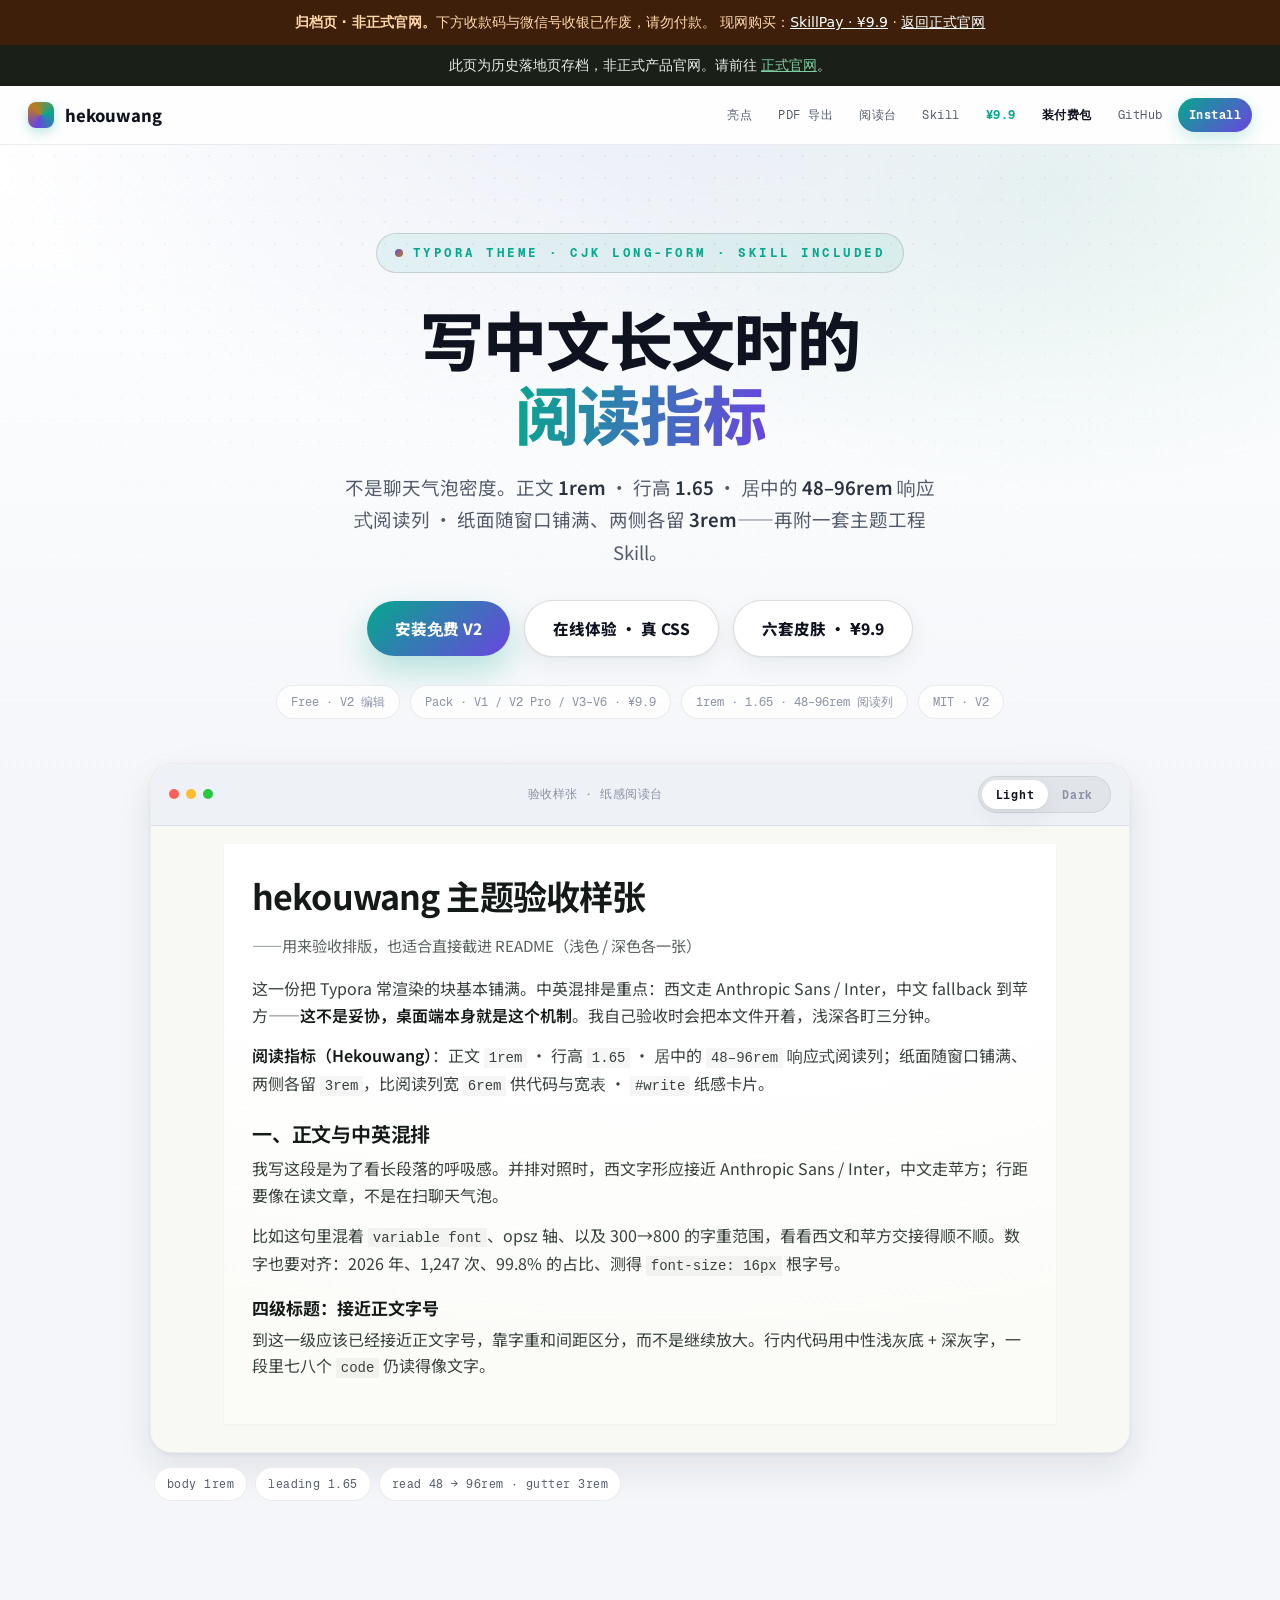
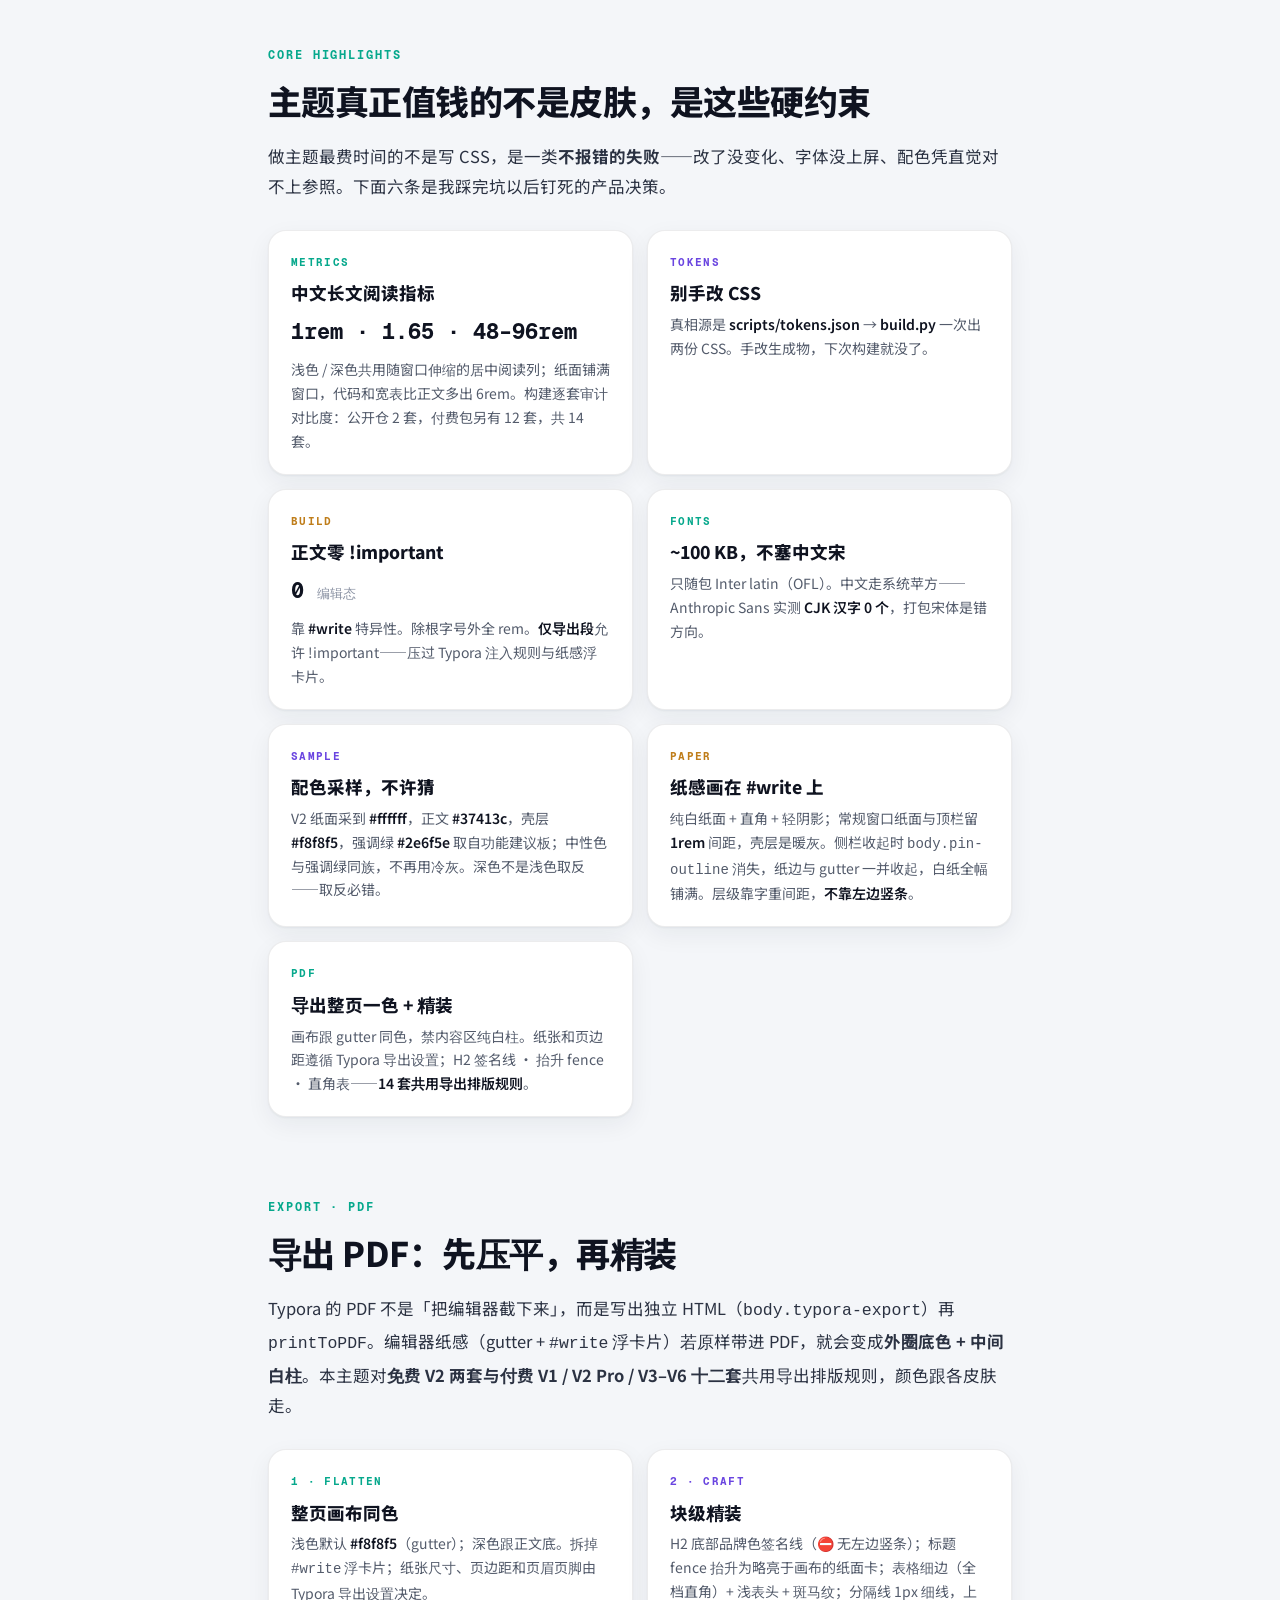
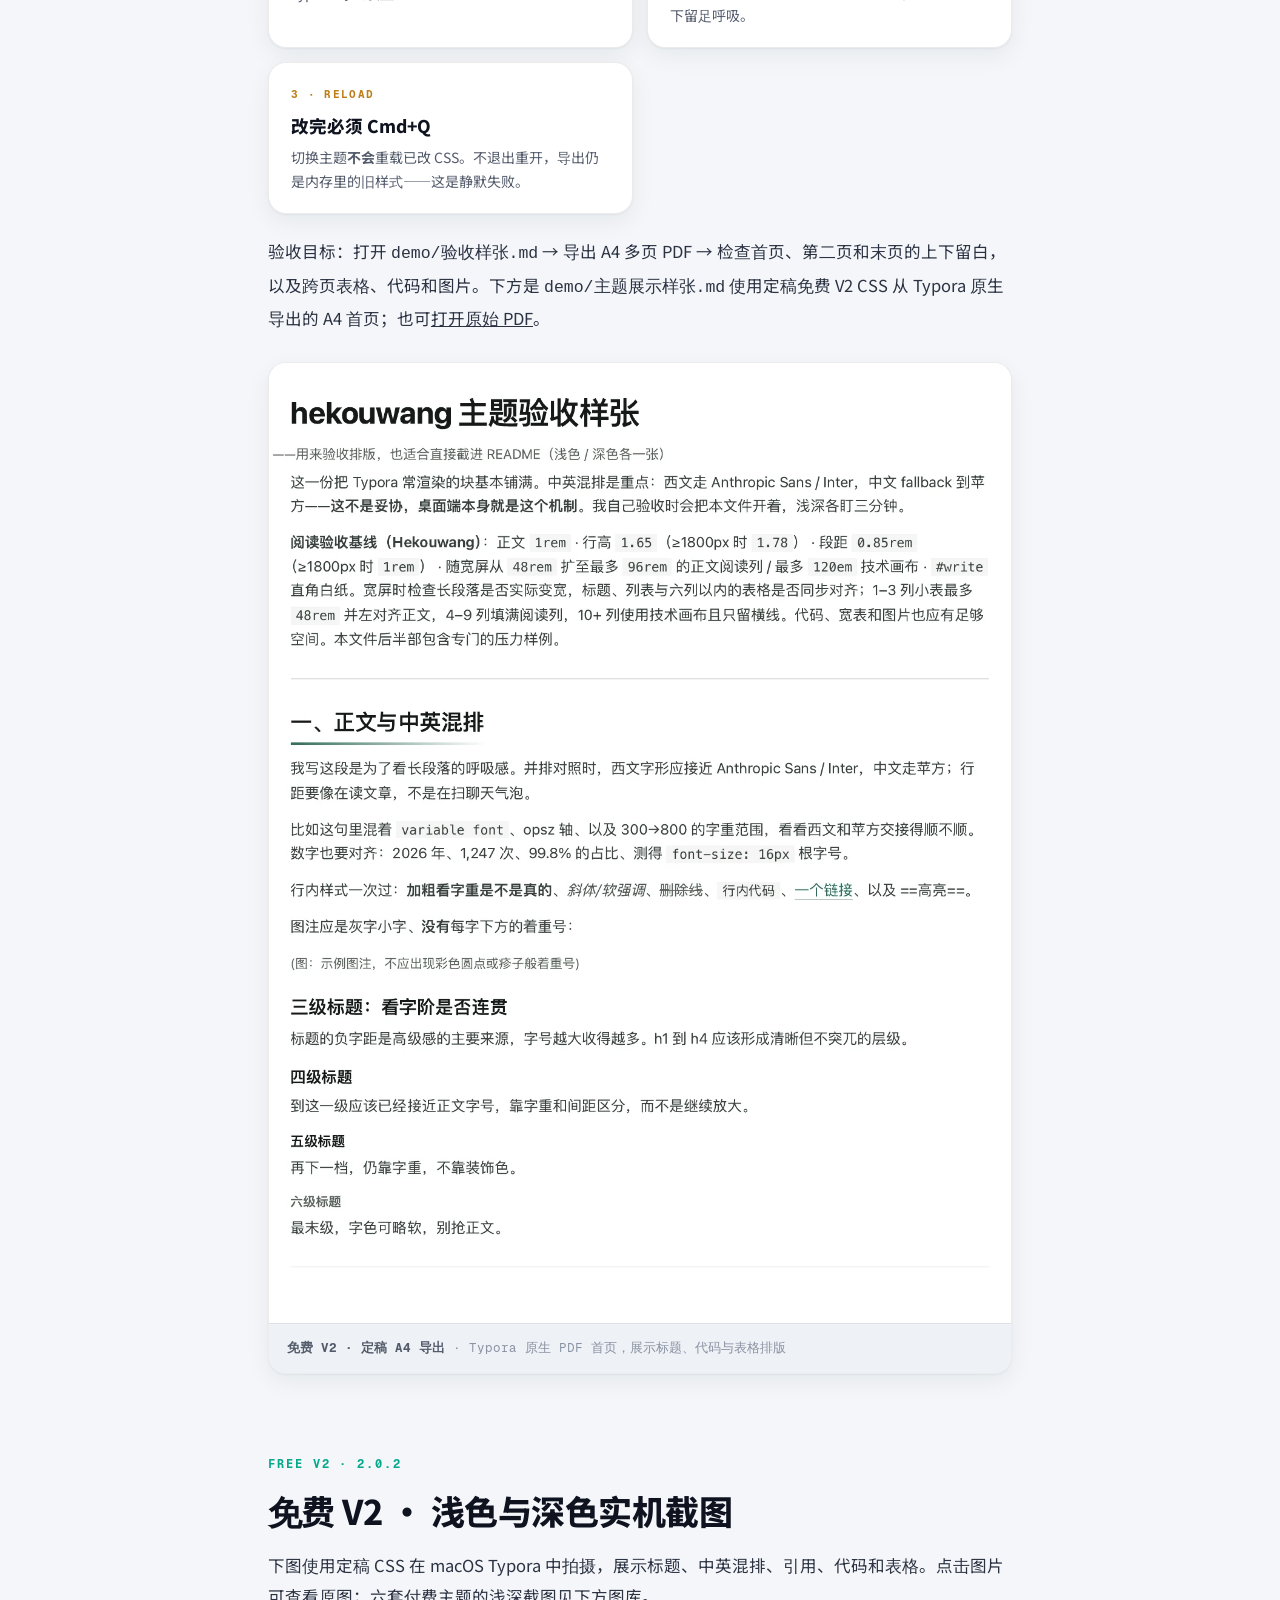
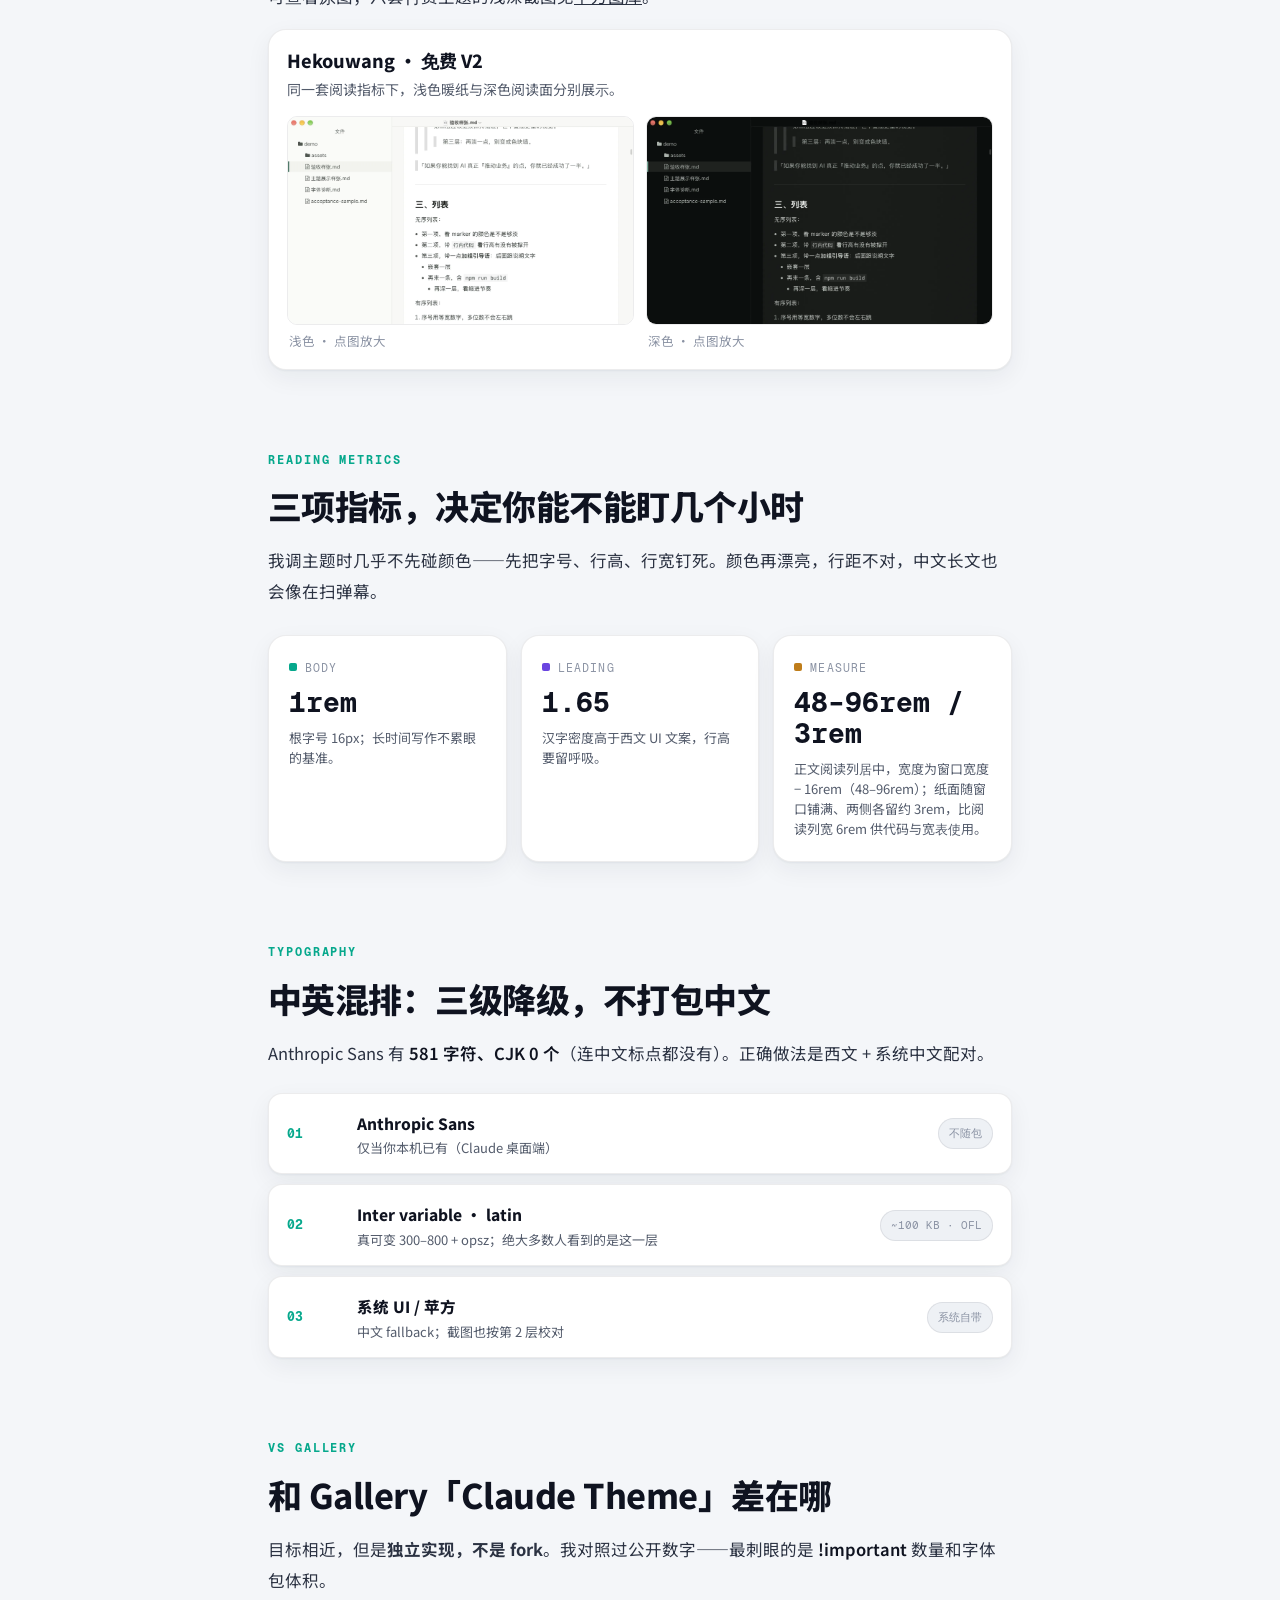
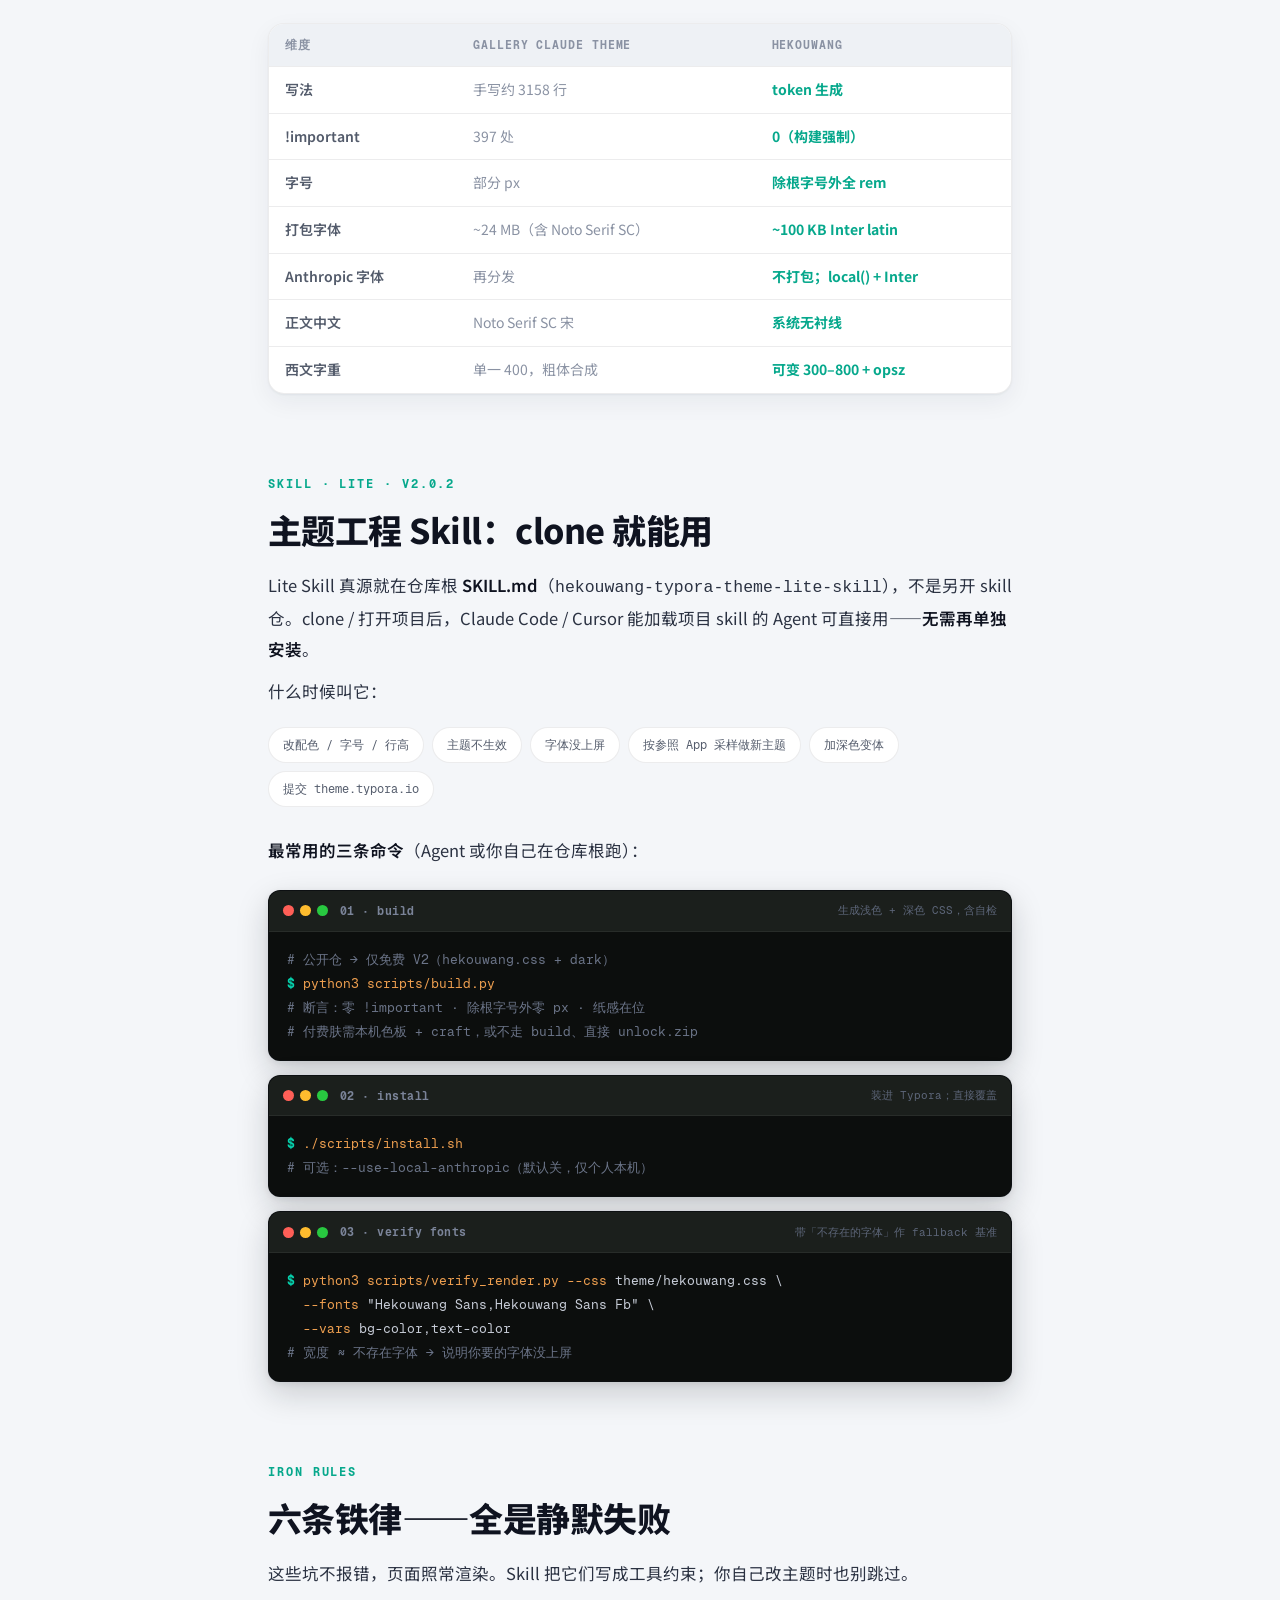
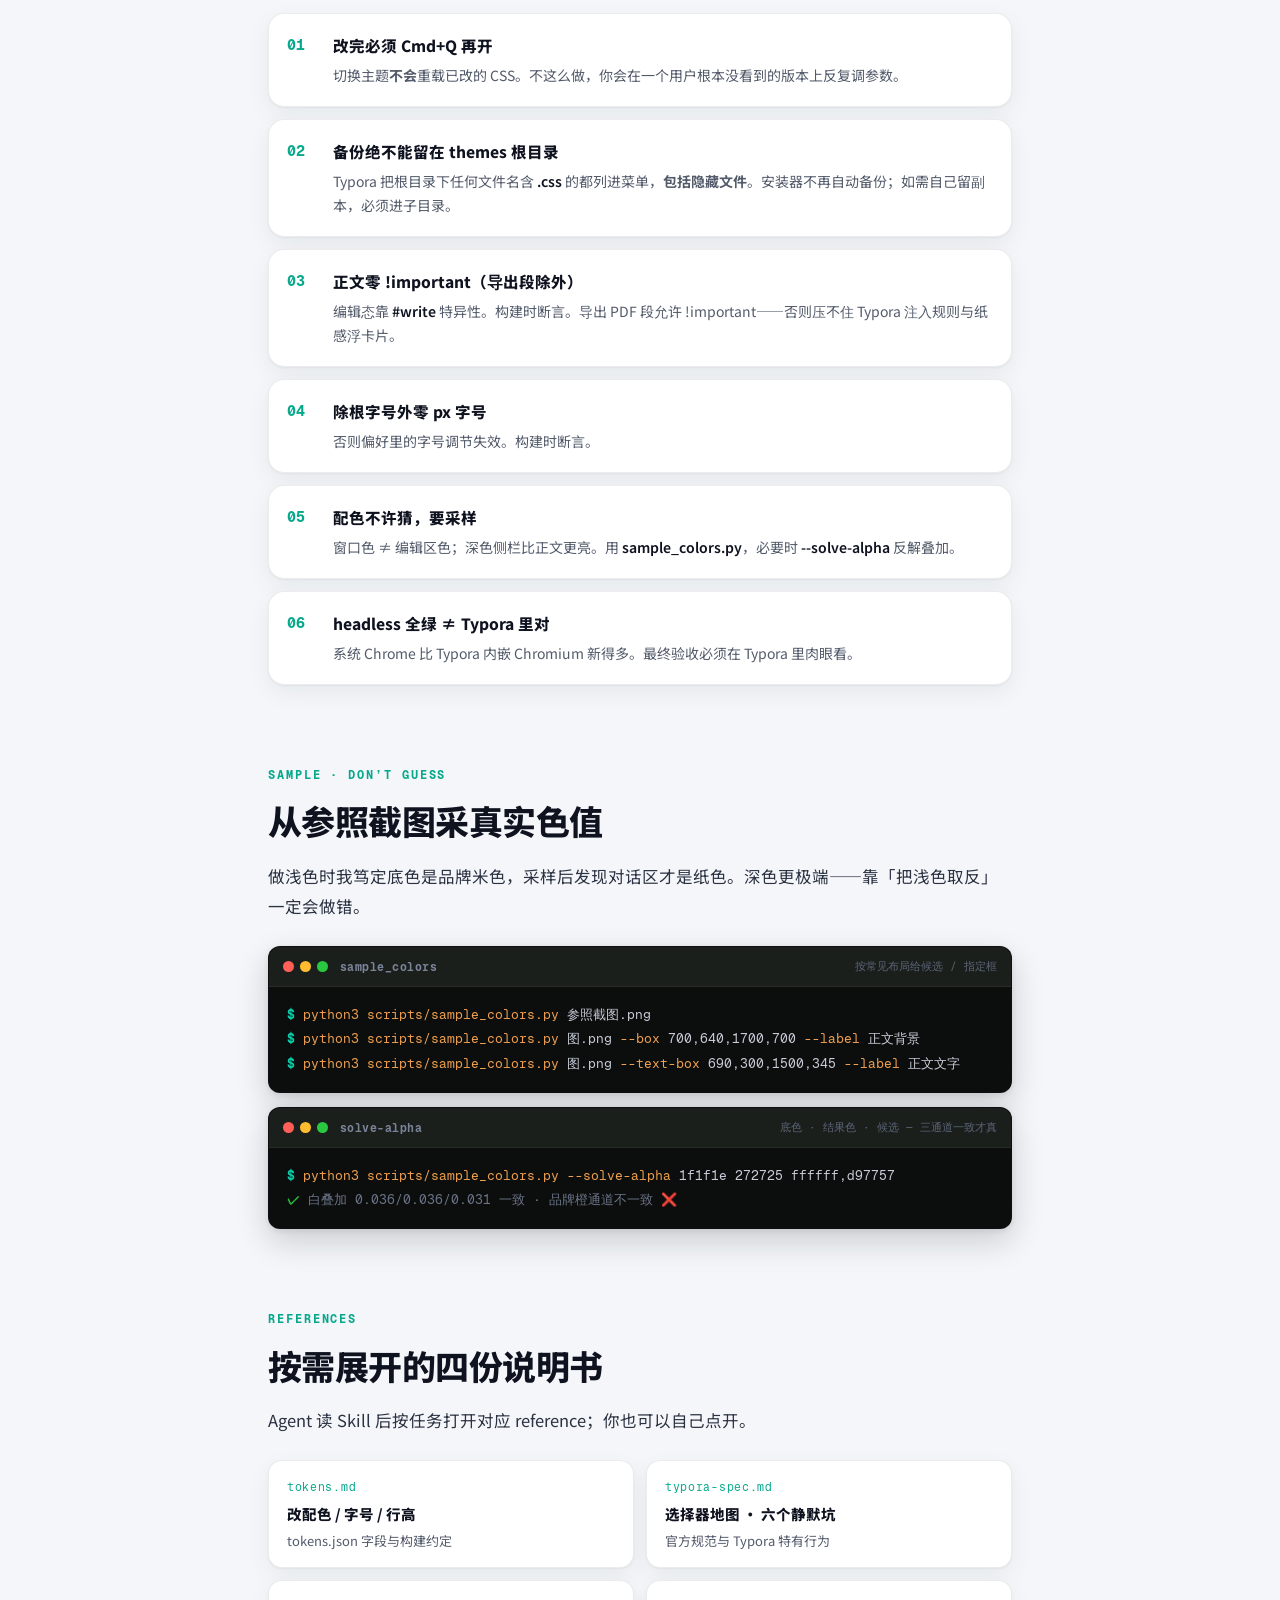
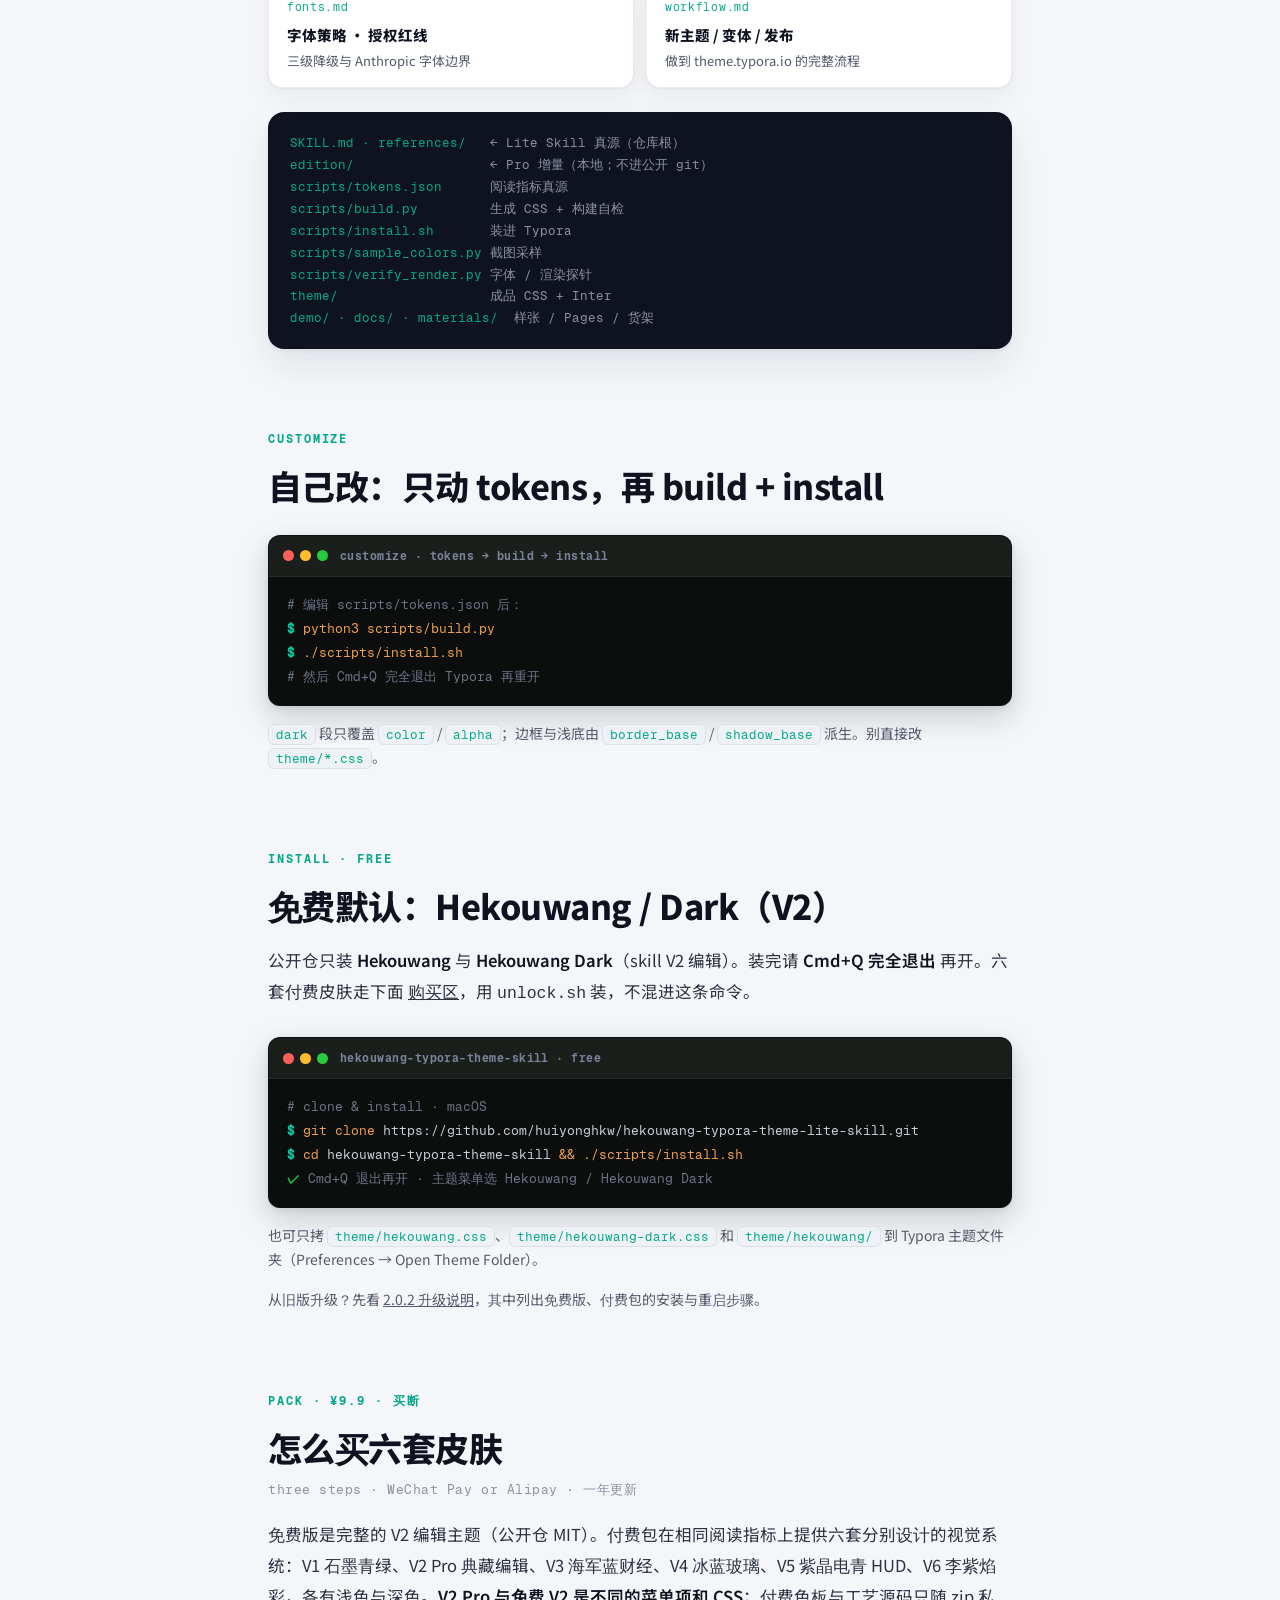
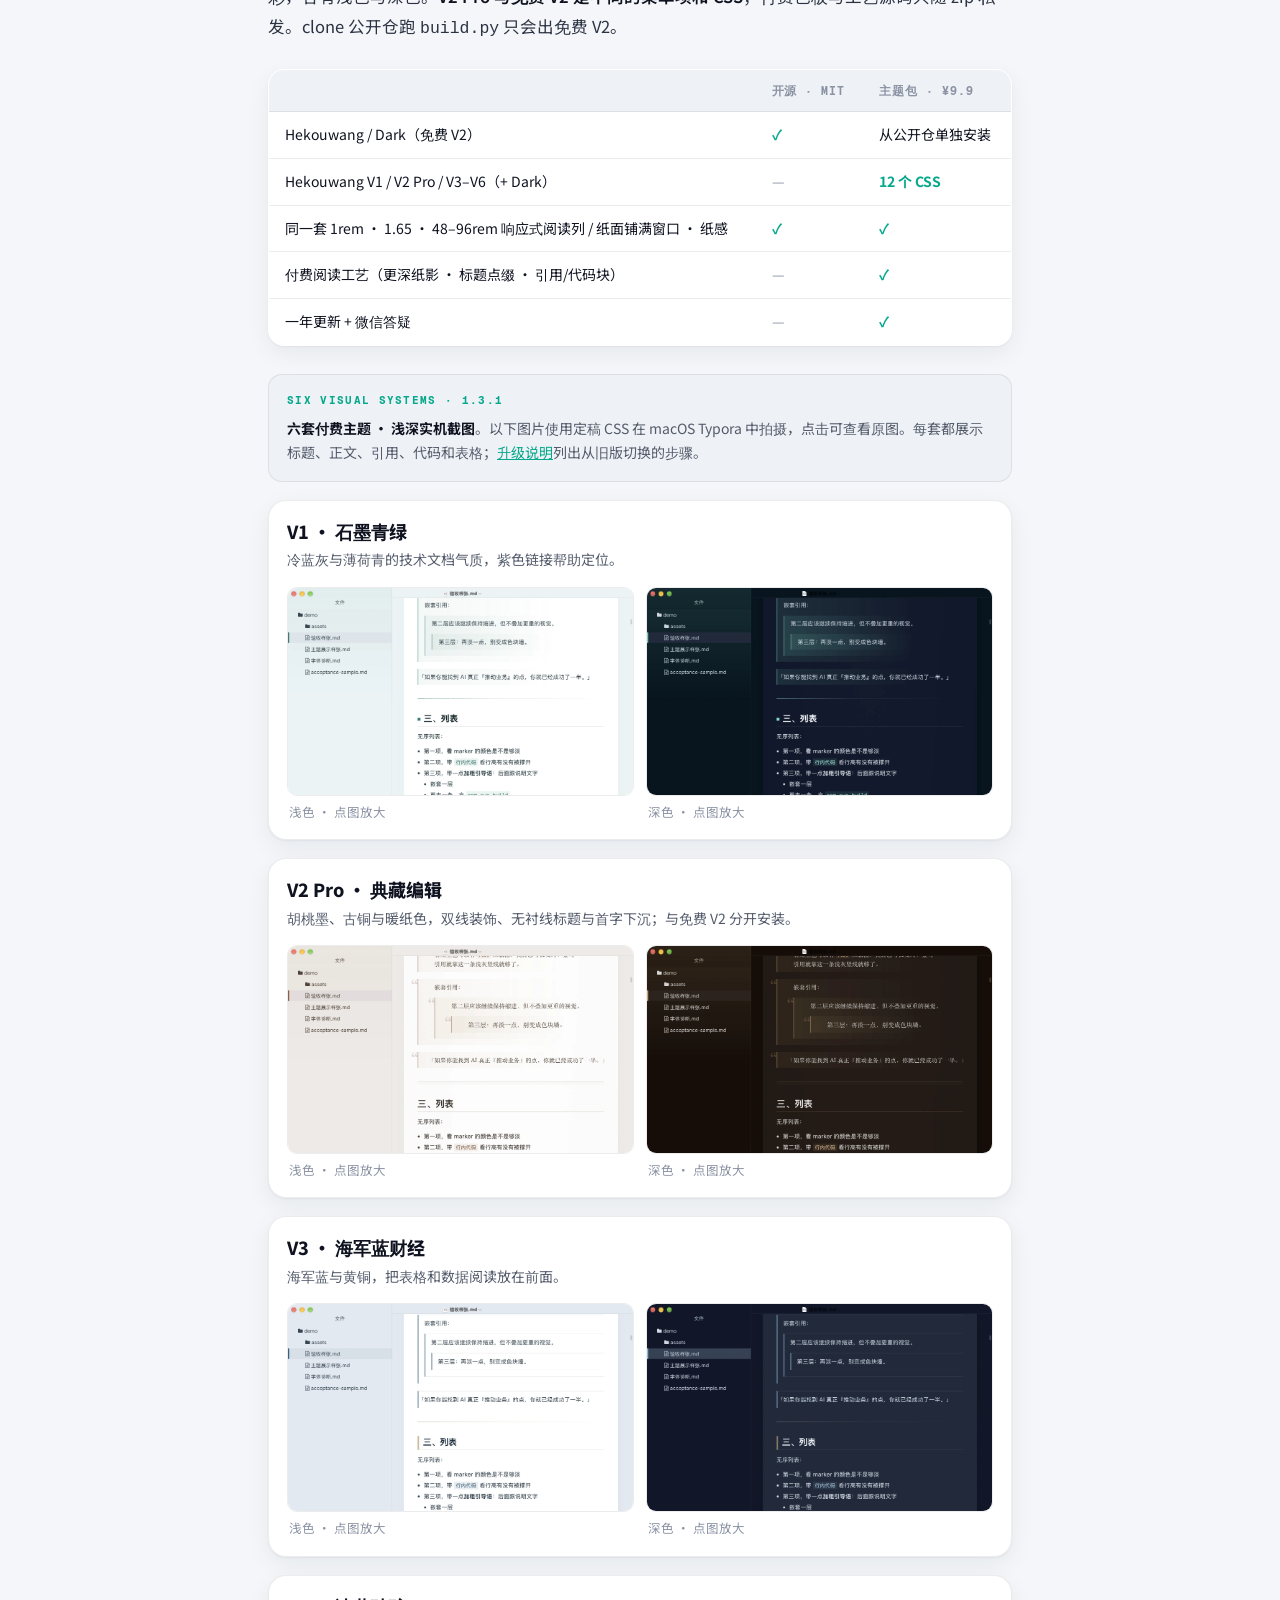
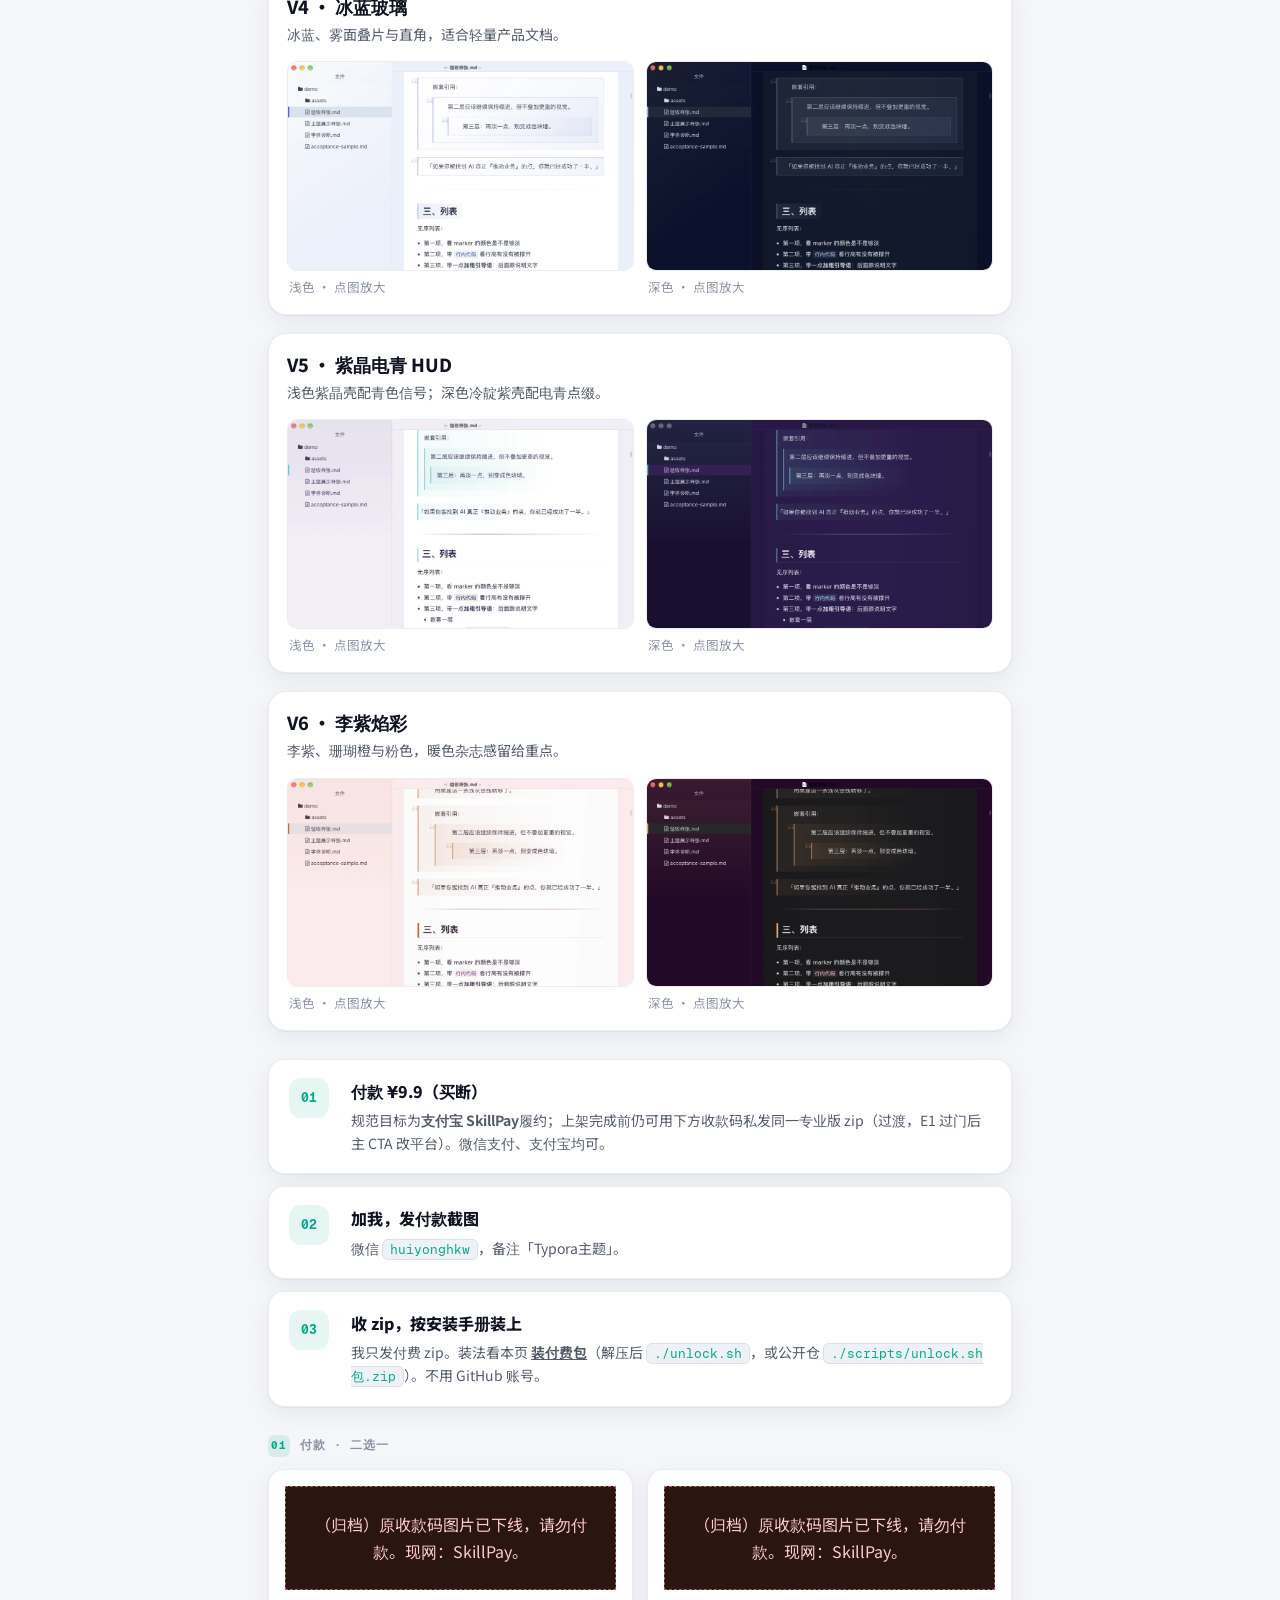
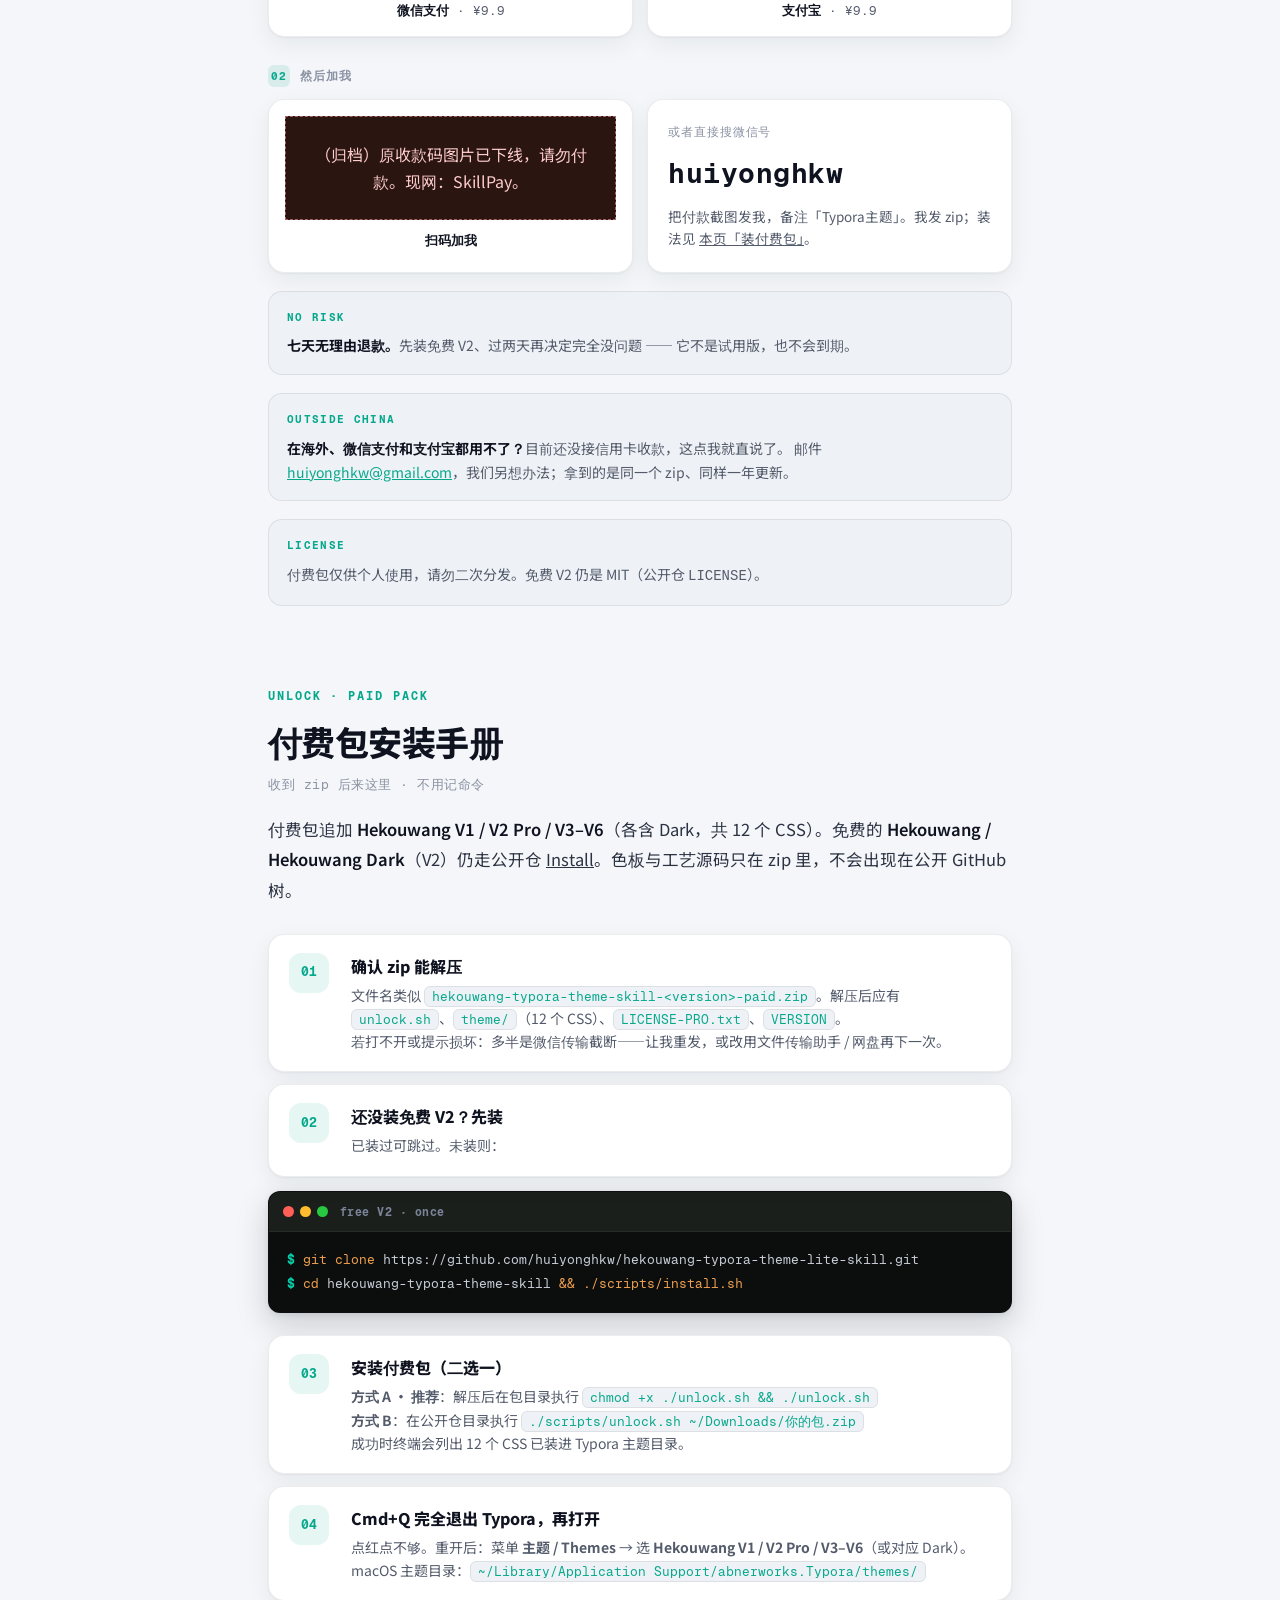
<file: docs/archive/index-legacy-2026-11.html>
<!DOCTYPE html>
<html lang="zh-CN">
<head>
<meta charset="UTF-8">
<meta name="viewport" content="width=device-width, initial-scale=1.0">
<title>归档页（非正式官网）· hekouwang Typora 主题</title>
<meta name="robots" content="noindex, nofollow">
<meta name="description" content="历史落地页存档，非正式产品官网。收款码已作废，请勿付款。">
<meta property="og:title" content="归档页（非正式官网）">
<meta property="og:description" content="历史落地页存档，非正式产品官网。收款码已作废。">
<meta property="og:type" content="website">
<link rel="icon" href="data:image/svg+xml,%3Csvg xmlns='http://www.w3.org/2000/svg' viewBox='0 0 32 32'%3E%3Crect width='32' height='32' rx='8' fill='%230f1320'/%3E%3Cpath d='M8 22l4-8 3 4 5-9 4 6' fill='none' stroke='%2306a88c' stroke-width='2.2' stroke-linecap='round' stroke-linejoin='round'/%3E%3C/svg%3E">
<style>
/* 字体策略对齐 terminal-kit，并修「大号英文走 Noto 拉丁」：
   - 拉丁（含标题里的 Typora / Skill）优先 -apple-system → 本机 SF Pro
   - 中文落到自托管 HKW Sans SC（真 800/900，不靠苹方假粗）
   - 等宽：Geist Mono 自托管（命令卡），与 terminal 观感接近
   - ⛔ 不走 Google Fonts */
@font-face{
  font-family:'HKW Sans SC';
  src:url('../fonts/hkw-sans-sc-subset.woff2') format('woff2-variations'),
      url('../fonts/hkw-sans-sc-subset.woff2') format('woff2');
  font-weight:100 900;font-style:normal;font-display:swap;
}
@font-face{
  font-family:'Geist Mono';
  src:url('../fonts/GeistMono-Regular.otf') format('opentype');
  font-weight:400;font-style:normal;font-display:swap;
}
@font-face{
  font-family:'Geist Mono';
  src:url('../fonts/GeistMono-Bold.otf') format('opentype');
  font-weight:700;font-style:normal;font-display:swap;
}
:root{
  --bg:#f4f6f9;--surface:#ffffff;--surface2:#eef1f5;
  --border:rgba(15,20,30,.08);--border2:rgba(15,20,30,.14);
  --text:#0f1320;--read:#2b3242;--text2:#535b6b;--text3:#8a92a3;
  --accent:#06a88c;--accent2:#6a45e0;--accent3:#bf7d1a;
  --accent-rgb:6,168,140;--accent2-rgb:106,69,224;--accent3-rgb:191,125,26;
  --grid-rgb:15,20,30;--danger:#d23f4d;
  /* 拉丁先系统；中文再 HKW。别把 HKW 放第一，否则英文变成 Noto 拉丁 */
  --font:-apple-system,BlinkMacSystemFont,'HKW Sans SC','PingFang SC','Hiragino Sans GB','Microsoft YaHei',system-ui,sans-serif;
  --font-display:-apple-system,BlinkMacSystemFont,'HKW Sans SC','PingFang SC','Hiragino Sans GB','Microsoft YaHei',system-ui,sans-serif;
  --mono:'Geist Mono','SF Mono',SFMono-Regular,ui-monospace,Menlo,Consolas,monospace;
  --brand:-apple-system,BlinkMacSystemFont,'HKW Sans SC','PingFang SC',system-ui,sans-serif;
  --shadow:0 1px 2px rgba(20,30,50,.05),0 8px 24px rgba(20,30,50,.06);
  --shadow2:0 2px 4px rgba(20,30,50,.05),0 16px 36px rgba(20,30,50,.09);
  --flare:linear-gradient(100deg,var(--accent),var(--accent2));
  --flare-cta:linear-gradient(135deg,var(--accent),var(--accent2));
  --hero-bg:radial-gradient(1100px 650px at 50% -12%,#e9edf6 0%,transparent 60%),
             radial-gradient(900px 550px at 82% 6%,#e3f2ee 0%,transparent 55%),
             linear-gradient(180deg,#ffffff 0%,#f8fafc 60%,#f4f6f9 100%);
}
*{margin:0;padding:0;box-sizing:border-box}
html{scroll-behavior:smooth;font-size:16px}
body{background:var(--bg);color:var(--text);font-family:var(--font);
  -webkit-font-smoothing:antialiased;text-rendering:optimizeLegibility;line-height:1.7;overflow-x:hidden}
h1,h2,h3,.sec,.foot-brand{font-family:var(--font-display);font-weight:800}
a{color:inherit}
.prog{position:fixed;top:0;left:0;height:3px;width:0;z-index:50;
  background:var(--flare);transition:width .1s linear}

.topnav{position:sticky;top:0;z-index:40;display:flex;justify-content:space-between;align-items:center;gap:16px;
  padding:12px 28px;background:rgba(255,255,255,.86);backdrop-filter:blur(14px);-webkit-backdrop-filter:blur(14px);
  border-bottom:1px solid var(--border)}
.topnav .brand{display:flex;align-items:center;gap:11px;font-family:var(--brand);font-size:16.5px;font-weight:800;
  color:var(--text);text-decoration:none}
.topnav .mark{width:26px;height:26px;border-radius:8px;
  background:conic-gradient(from 200deg,var(--accent2),var(--accent3),var(--accent),var(--accent2));
  box-shadow:0 4px 12px rgba(var(--accent-rgb),.28)}
.topnav .links{display:flex;align-items:center;gap:4px;flex-wrap:wrap;justify-content:flex-end}
.topnav .links a{font-family:var(--mono);font-size:12px;letter-spacing:.04em;color:var(--text2);
  text-decoration:none;padding:7px 11px;border-radius:999px}
.topnav .links a:hover{color:var(--text);background:var(--surface2)}
.topnav .cta{background:var(--flare-cta)!important;color:#fff!important;font-weight:700;
  box-shadow:0 6px 18px rgba(var(--accent-rgb),.22)}
.topnav .buy-link{color:var(--accent)!important;font-weight:700}
.topnav .unlock-link{color:var(--text)!important;font-weight:700}

.hero{position:relative;background:var(--hero-bg);padding:88px 28px 72px;text-align:center;overflow:hidden}
.hero::before{content:'';position:absolute;inset:0;pointer-events:none;
  background-image:radial-gradient(circle,rgba(var(--grid-rgb),.05) 1px,transparent 1px);
  background-size:22px 22px;
  -webkit-mask-image:radial-gradient(78% 82% at 50% 0%,#000 20%,transparent 100%);
          mask-image:radial-gradient(78% 82% at 50% 0%,#000 20%,transparent 100%)}
.hero>*{position:relative}
.eyebrow{font-family:var(--mono);font-size:12.5px;font-weight:700;letter-spacing:.2em;text-transform:uppercase;
  color:var(--accent);display:inline-flex;align-items:center;gap:10px;
  background:rgba(var(--accent-rgb),.08);border:1px solid var(--border2);border-radius:999px;padding:8px 18px}
.eyebrow i{width:8px;height:8px;border-radius:50%;background:linear-gradient(135deg,var(--accent2),var(--accent3));display:inline-block}
.hero h1{font-size:clamp(36px,5.8vw,64px);font-weight:800;line-height:1.16;letter-spacing:-.02em;
  margin:28px auto 0;max-width:920px;text-wrap:balance}
.hero h1 .hl{background:var(--flare);-webkit-background-clip:text;background-clip:text;color:transparent}
.hero .sub{font-size:18.5px;line-height:1.75;color:var(--text2);max-width:600px;margin:22px auto 0}
.hero .sub b{color:var(--read);font-weight:600}
.actions{display:flex;flex-wrap:wrap;justify-content:center;align-items:center;gap:14px;margin-top:32px}
.btn{display:inline-flex;align-items:center;gap:8px;padding:14px 28px;border-radius:999px;
  font-size:15.5px;font-weight:800;text-decoration:none;border:none;cursor:pointer}
.btn-primary{background:var(--flare-cta);color:#fff;box-shadow:0 14px 32px rgba(var(--accent-rgb),.28)}
.btn-ghost{background:var(--surface);color:var(--text);border:1px solid var(--border2);box-shadow:var(--shadow)}
.hero-meta{display:flex;flex-wrap:wrap;justify-content:center;gap:10px;margin-top:28px}
.hero-meta span{font-family:var(--mono);font-size:12px;color:var(--text3);
  background:rgba(255,255,255,.78);border:1px solid var(--border);border-radius:999px;padding:6px 14px}

.stage-wrap{position:relative;z-index:5;width:min(980px,calc(100% - 40px));margin:-28px auto 0}
.stage{background:var(--surface);border:1px solid var(--border);border-radius:22px;overflow:hidden;box-shadow:var(--shadow2)}
.stage-bar{display:flex;align-items:center;justify-content:space-between;gap:12px;flex-wrap:wrap;
  padding:12px 18px;background:var(--surface2);border-bottom:1px solid var(--border)}
.stage-bar .dots{display:flex;gap:7px}
.stage-bar .dots i{width:10px;height:10px;border-radius:50%;background:rgba(15,20,30,.12)}
.stage-bar .dots i:nth-child(1){background:#ff5f57}
.stage-bar .dots i:nth-child(2){background:#febc2e}
.stage-bar .dots i:nth-child(3){background:#28c840}
.stage-bar .title{font-family:var(--mono);font-size:12px;color:var(--text3);letter-spacing:.04em}
.tog{display:inline-flex;padding:3px;background:rgba(15,20,30,.05);border-radius:999px;border:1px solid var(--border)}
.tog button{font-family:var(--mono);font-size:11.5px;letter-spacing:.06em;border:0;background:transparent;
  color:var(--text3);padding:7px 14px;border-radius:999px;cursor:pointer;font-weight:600}
.tog button.on{background:var(--surface);color:var(--text);box-shadow:var(--shadow)}
.chrome{padding:18px 16px 28px;transition:background .35s ease}
.chrome[data-mode="light"]{background:#f8f8f5}
.chrome[data-mode="dark"]{background:#0c0e0d}
.paper{margin:0 auto;max-width:min(52em,calc(100% - 1.5rem));box-sizing:border-box;
  padding:2rem 1.75rem 2.75rem;border-radius:0;font-size:1rem;line-height:1.65;
  font-family:-apple-system,BlinkMacSystemFont,'HKW Sans SC','PingFang SC','Hiragino Sans GB',system-ui,sans-serif;
  overflow-wrap:break-word;transition:background .35s ease,color .35s ease,box-shadow .35s ease}
.chrome[data-mode="light"] .paper{
  color:#37413c;
  background:radial-gradient(140% 95% at 50% -8%,#ffffff 0%,#ffffff 48%,#fbfbf8 100%);
  box-shadow:0 1px 2px rgba(20,26,23,.04)}
.chrome[data-mode="dark"] .paper{
  color:#c2c8c2;
  background:radial-gradient(140% 95% at 50% -8%,#1a1e1a 0%,#151816 48%,#111411 100%);
  box-shadow:inset 0 1px 0 rgba(255,255,255,.04),
             0 1px 2px rgba(0,0,0,.30),0 4px 14px -10px rgba(0,0,0,.40)}
.paper h2{font-size:2.125rem;line-height:1.2;font-weight:700;letter-spacing:-.025em;margin:0 0 1rem;color:#141a17}
.chrome[data-mode="dark"] .paper h2{color:#eef2ee;font-weight:650}
.paper .lede{margin:0 0 1.15rem;padding:0;border:0;font-size:.95rem;line-height:1.6}
.chrome[data-mode="light"] .lede{color:#59635d}
.chrome[data-mode="dark"] .lede{color:#a9b1ab}
.paper p{margin:0 0 .85rem}
.paper p:last-child{margin-bottom:0}
.paper strong{font-weight:600}
.chrome[data-mode="light"] .paper strong{color:#141a17}
.chrome[data-mode="dark"] .paper strong{color:#eef2ee}
.paper code{font-family:ui-monospace,SFMono-Regular,Menlo,Consolas,monospace;font-size:.875em;
  padding:.12em .34em;border-radius:0}
.chrome[data-mode="light"] .paper code{color:#37413c;background:rgba(20,26,23,.04)}
.chrome[data-mode="dark"] .paper code{color:#c2c8c2;background:rgba(255,255,255,.06)}
.paper h3{font-size:1.25rem;line-height:1.35;font-weight:650;margin:1.4rem 0 .5rem;letter-spacing:-.01em;color:#141a17}
.chrome[data-mode="dark"] .paper h3{color:#eef2ee}
.paper h4{font-size:1.0625rem;line-height:1.4;font-weight:700;margin:1.15rem 0 .35rem;color:#141a17}
.chrome[data-mode="dark"] .paper h4{color:#eef2ee}
.metrics-chip{display:flex;flex-wrap:wrap;gap:8px;margin-top:14px;padding:0 4px}
.metrics-chip span{font-family:var(--mono);font-size:11.5px;letter-spacing:.04em;
  padding:6px 12px;border-radius:999px;border:1px solid var(--border);background:var(--surface);color:var(--text2)}

main{position:relative;z-index:1;max-width:800px;margin:0 auto;padding:64px 28px 100px}
section{margin-top:80px}
.sec-label{font-family:var(--mono);font-size:12px;font-weight:700;letter-spacing:.16em;text-transform:uppercase;
  color:var(--accent);margin-bottom:14px}
h2.sec{font-size:clamp(26px,4vw,34px);font-weight:800;line-height:1.28;letter-spacing:-.015em;text-wrap:balance}
.prose{font-size:16.5px;line-height:1.85;color:var(--read);margin-top:18px}
.prose b{color:var(--text);font-weight:600}
.prose + .prose{margin-top:12px}

.readout{display:grid;grid-template-columns:repeat(3,1fr);gap:14px;margin-top:28px}
.gauge{background:var(--surface);border:1px solid var(--border);border-radius:18px;padding:22px 20px;box-shadow:var(--shadow)}
.gauge .gl{font-family:var(--mono);font-size:11.5px;letter-spacing:.1em;text-transform:uppercase;
  color:var(--text3);margin-bottom:10px;display:flex;align-items:center;gap:8px}
.gauge .gl::before{content:'';width:8px;height:8px;border-radius:2px;background:var(--accent)}
.gauge:nth-child(2) .gl::before{background:var(--accent2)}
.gauge:nth-child(3) .gl::before{background:var(--accent3)}
.gauge .gv{font-family:var(--mono);font-size:28px;font-weight:700;color:var(--text);line-height:1.1}
.gauge .gu{font-size:13px;color:var(--text2);margin-top:10px;line-height:1.55}

.hl-grid{display:grid;grid-template-columns:1fr 1fr;gap:14px;margin-top:28px}
.hl-card{background:var(--surface);border:1px solid var(--border);border-radius:18px;padding:22px 22px 20px;
  box-shadow:var(--shadow);position:relative;overflow:hidden}
.hl-card .tag{font-family:var(--mono);font-size:11px;font-weight:700;letter-spacing:.12em;text-transform:uppercase;
  color:var(--accent);margin-bottom:10px}
.hl-card:nth-child(2) .tag{color:var(--accent2)}
.hl-card:nth-child(3) .tag{color:var(--accent3)}
.hl-card:nth-child(4) .tag{color:var(--accent)}
.hl-card:nth-child(5) .tag{color:var(--accent2)}
.hl-card:nth-child(6) .tag{color:var(--accent3)}
.hl-card h3{font-size:17.5px;font-weight:800;line-height:1.35;margin-bottom:8px}
.hl-card p{font-size:14px;line-height:1.7;color:var(--text2)}
.hl-card p b{color:var(--text);font-weight:600}
.hl-card .num{font-family:var(--mono);font-size:22px;font-weight:700;color:var(--text);margin:4px 0 8px}
.hl-card .num small{font-size:13px;font-weight:500;color:var(--text3)}

.shots{display:grid;grid-template-columns:1fr;gap:18px;margin-top:28px}
.shot{background:var(--surface);border:1px solid var(--border);border-radius:18px;overflow:hidden;box-shadow:var(--shadow)}
.shot img{display:block;width:100%;height:auto;vertical-align:middle}
.shot figcaption{font-family:var(--mono);font-size:12.5px;color:var(--text3);padding:14px 18px 16px;line-height:1.55;
  border-top:1px solid var(--border);background:var(--surface2)}
.shot figcaption b{color:var(--text2);font-weight:600}

.premium-gallery{display:grid;gap:18px;margin-top:18px}
.premium-card{min-width:0;padding:18px;background:var(--surface);border:1px solid var(--border);
  border-radius:18px;box-shadow:var(--shadow)}
.premium-card h3{font-size:18px;line-height:1.35;margin:0 0 5px}
.premium-card p{font-size:14px;line-height:1.6;color:var(--text2);margin:0}
.premium-pair{display:grid;grid-template-columns:repeat(2,minmax(0,1fr));gap:12px;margin-top:16px}
.premium-pair figure{min-width:0;margin:0}
.premium-pair a{display:block;overflow:hidden;border-radius:10px;border:1px solid var(--border)}
.premium-pair a:focus-visible{outline:2px solid var(--accent);outline-offset:3px}
.premium-pair img{display:block;width:100%;height:auto}
.premium-pair figcaption{font-size:12.5px;line-height:1.45;color:var(--text3);padding:7px 2px 0}

.tiers{display:flex;flex-direction:column;gap:10px;margin-top:24px}
.tier{display:grid;grid-template-columns:56px 1fr auto;gap:14px;align-items:center;
  background:var(--surface);border:1px solid var(--border);border-radius:14px;padding:16px 18px;box-shadow:var(--shadow)}
.tier .n{font-family:var(--mono);font-size:13px;font-weight:700;color:var(--accent)}
.tier h3{font-size:15.5px;font-weight:800}
.tier p{font-size:13px;color:var(--text2);margin-top:2px;line-height:1.5}
.tier .badge{font-family:var(--mono);font-size:11px;color:var(--text3);white-space:nowrap;
  background:var(--surface2);border:1px solid var(--border);border-radius:999px;padding:5px 10px}

.cmp-wrap{margin-top:28px;overflow-x:auto;border:1px solid var(--border);border-radius:16px;background:var(--surface);box-shadow:var(--shadow)}
.cmp{width:100%;border-collapse:collapse;font-size:14px;min-width:520px}
.cmp th,.cmp td{padding:12px 16px;text-align:left;border-bottom:1px solid var(--border);vertical-align:top;line-height:1.55}
.cmp th{font-family:var(--mono);font-size:11.5px;letter-spacing:.08em;text-transform:uppercase;color:var(--text3);
  background:var(--surface2)}
.cmp td:first-child{color:var(--text2);font-weight:600;white-space:nowrap}
.cmp tr:last-child td{border-bottom:0}
.cmp .win{color:var(--accent);font-weight:700}
.cmp .mute{color:var(--text3)}

.skill-when{display:flex;flex-wrap:wrap;gap:8px;margin-top:20px}
.skill-when span{font-family:var(--mono);font-size:12px;color:var(--text2);background:var(--surface);
  border:1px solid var(--border);border-radius:999px;padding:7px 14px}

.cmd-list{display:flex;flex-direction:column;gap:14px;margin-top:24px}
/* 深色终端窗 · 对齐 terminal-kit 命令卡 */
.cmd,.install{background:#0c0e0d;border:1px solid rgba(15,20,30,.35);border-radius:12px;overflow:hidden;
  box-shadow:0 12px 32px rgba(15,20,30,.18),0 2px 6px rgba(15,20,30,.08)}
.cmd .ch,.install .ch{display:flex;align-items:center;gap:8px;padding:10px 14px;
  background:#1b1f1c;border-bottom:1px solid rgba(255,255,255,.06)}
.cmd .ch .dots,.install .ch .dots{display:flex;gap:6px;flex:none}
.cmd .ch .dots i,.install .ch .dots i{width:11px;height:11px;border-radius:50%;display:block}
.cmd .ch .dots i:nth-child(1),.install .ch .dots i:nth-child(1){background:#ff5f57}
.cmd .ch .dots i:nth-child(2),.install .ch .dots i:nth-child(2){background:#febc2e}
.cmd .ch .dots i:nth-child(3),.install .ch .dots i:nth-child(3){background:#28c840}
.cmd .ch .lab,.install .ch .lab{font-family:var(--mono);font-size:11.5px;font-weight:600;letter-spacing:.04em;
  color:#7b8499;margin-left:4px}
.cmd .ch .why{margin-left:auto;font-family:var(--mono);font-size:11px;color:#5c6578;max-width:52%;
  text-align:right;line-height:1.35;white-space:nowrap;overflow:hidden;text-overflow:ellipsis}
.cmd pre,.install pre{font-family:var(--mono);font-size:13px;line-height:1.85;padding:16px 18px;
  overflow-x:auto;color:#c8cdd8;margin:0;white-space:pre}
.cmd .cm,.install .cm{color:#6b7488}
.cmd .p,.install .p{color:#06d3ae;font-weight:600}
.cmd .o,.install .o{color:#f0a050}
.cmd .arg,.install .arg{color:#c8cdd8}
.cmd .kw,.install .kw{color:#f0a050}
.cmd .ok,.install .ok{color:#28c840;font-weight:600}
.cmd .hi,.install .hi{color:#06d3ae}

.rules{display:flex;flex-direction:column;gap:12px;margin-top:24px;counter-reset:rule}
.rule{background:var(--surface);border:1px solid var(--border);border-radius:16px;padding:18px 20px 18px 64px;
  box-shadow:var(--shadow);position:relative}
.rule::before{counter-increment:rule;content:counter(rule,decimal-leading-zero);
  position:absolute;left:18px;top:18px;font-family:var(--mono);font-size:15px;font-weight:700;color:var(--accent)}
.rule h3{font-size:15.5px;font-weight:800;margin-bottom:6px}
.rule p{font-size:14px;line-height:1.7;color:var(--text2)}
.rule p b{color:var(--text);font-weight:600}

.refs{display:grid;grid-template-columns:1fr 1fr;gap:12px;margin-top:24px}
.ref{background:var(--surface);border:1px solid var(--border);border-radius:14px;padding:16px 18px;box-shadow:var(--shadow);
  text-decoration:none;display:block;transition:border-color .15s}
.ref:hover{border-color:rgba(var(--accent-rgb),.4)}
.ref .k{font-family:var(--mono);font-size:11.5px;color:var(--accent);letter-spacing:.06em;margin-bottom:6px}
.ref h3{font-size:14.5px;font-weight:800;margin-bottom:4px}
.ref p{font-size:13px;color:var(--text2);line-height:1.55}

.tree{margin-top:24px;background:#0f1320;border-radius:16px;padding:20px 22px;overflow-x:auto;
  box-shadow:var(--shadow2)}
.tree pre{font-family:var(--mono);font-size:12.5px;line-height:1.75;color:#c8cdd8;margin:0;white-space:pre}
.tree .d{color:var(--accent)}
.tree .c{color:#8a92a3}

.install{margin-top:28px}
.install-note{font-size:14px;color:var(--text2);margin-top:16px;line-height:1.7}
.install-note code{font-family:var(--mono);font-size:.9em;background:var(--surface2);border:1px solid var(--border);
  border-radius:6px;padding:1px 7px;color:var(--accent)}

.principles{display:flex;flex-direction:column;gap:12px;margin-top:26px}
.pr{background:var(--surface);border:1px solid var(--border);border-radius:16px;padding:20px 22px;box-shadow:var(--shadow)}
.pr h3{font-size:16.5px;font-weight:800;margin-bottom:6px}
.pr p{font-size:14.5px;line-height:1.75;color:var(--text2)}
.pr p b{color:var(--text);font-weight:600}

.sources{margin-top:40px;font-family:var(--mono);font-size:12.5px;color:var(--text3);line-height:1.9}
.sources a{color:var(--accent);text-decoration:none;border-bottom:1px solid rgba(var(--accent-rgb),.35)}
.sources b{color:var(--text2);font-weight:600}

/* 购买区 · 对齐 terminal-kit：付款码只写在落地页 */
.buy-sub{font-family:var(--mono);font-size:13px;color:var(--text3);margin-top:10px;letter-spacing:.04em}
.buy-steps{display:flex;flex-direction:column;gap:12px;margin-top:28px}
.buy-step{display:grid;grid-template-columns:48px 1fr;gap:14px;align-items:start;
  background:var(--surface);border:1px solid var(--border);border-radius:16px;padding:18px 20px;box-shadow:var(--shadow)}
.buy-step .sq{font-family:var(--mono);font-size:13px;font-weight:700;color:var(--accent);
  width:40px;height:40px;border-radius:12px;background:rgba(var(--accent-rgb),.1);
  display:flex;align-items:center;justify-content:center}
.buy-step .tt{font-size:16px;font-weight:800;margin-bottom:4px}
.buy-step .ds{font-size:14px;line-height:1.65;color:var(--text2)}
.buy-step code{font-family:var(--mono);font-size:.92em;background:var(--surface2);border:1px solid var(--border);
  border-radius:6px;padding:1px 7px;color:var(--accent)}
.qrgrp{margin-top:28px}
.qrgrp .ghd{font-family:var(--mono);font-size:12px;font-weight:700;letter-spacing:.08em;text-transform:uppercase;
  color:var(--text3);margin-bottom:12px;display:flex;align-items:center;gap:10px}
.qrgrp .ghd .n{display:inline-flex;align-items:center;justify-content:center;width:22px;height:22px;border-radius:6px;
  background:rgba(var(--accent-rgb),.12);color:var(--accent);font-size:11px}
.qr{display:grid;grid-template-columns:1fr 1fr;gap:14px}
.qrbox{background:var(--surface);border:1px solid var(--border);border-radius:16px;padding:16px;text-align:center;box-shadow:var(--shadow)}
.qrbox img{width:100%;max-width:240px;height:auto;display:block;margin:0 auto;border-radius:8px}
.qrbox .lbl{font-family:var(--mono);font-size:12.5px;color:var(--text2);margin-top:12px;line-height:1.45}
.qrbox .lbl b{color:var(--text)}
.wxid{background:var(--surface);border:1px solid var(--border);border-radius:16px;padding:22px 20px;box-shadow:var(--shadow);
  display:flex;flex-direction:column;justify-content:center;gap:8px}
.wxid .k{font-family:var(--mono);font-size:11.5px;letter-spacing:.08em;text-transform:uppercase;color:var(--text3)}
.wxid .id{font-family:var(--mono);font-size:28px;font-weight:700;color:var(--text);letter-spacing:.02em}
.wxid .n{font-size:13.5px;line-height:1.65;color:var(--text2)}
.ask{margin-top:18px;background:var(--surface2);border:1px solid var(--border);border-radius:14px;padding:16px 18px}
.ask .lb{font-family:var(--mono);font-size:11px;font-weight:700;letter-spacing:.12em;text-transform:uppercase;
  color:var(--accent);display:block;margin-bottom:8px}
.ask p,.ask{font-size:14px;line-height:1.7;color:var(--text2)}
.ask b{color:var(--text)}
.ask a{color:var(--accent)}
.unlock-check{margin:14px 0 0;padding-left:1.1em;font-size:14.5px;line-height:1.75;color:var(--text2)}
.unlock-check li{margin:6px 0}
.tier-table{margin-top:24px;width:100%;border-collapse:collapse;font-size:14px;
  background:var(--surface);border:1px solid var(--border);border-radius:16px;overflow:hidden;box-shadow:var(--shadow)}
.tier-table th,.tier-table td{padding:12px 16px;text-align:left;border-bottom:1px solid var(--border);vertical-align:top;line-height:1.55}
.tier-table th{font-family:var(--mono);font-size:11.5px;letter-spacing:.08em;text-transform:uppercase;color:var(--text3);background:var(--surface2)}
.tier-table tr:last-child td{border-bottom:0}
.tier-table .y{color:var(--accent);font-weight:700}
.tier-table .n{color:var(--text3)}

footer{margin-top:56px;border-top:1px solid var(--border);padding-top:24px;
  display:flex;justify-content:space-between;align-items:center;flex-wrap:wrap;gap:12px}
.foot-brand{font-family:var(--brand);font-size:16px;font-weight:700}
.foot-meta{font-family:var(--mono);font-size:12.5px;color:var(--text3)}
.foot-meta a{color:var(--text2);text-decoration:none}
.foot-meta a:hover{color:var(--accent)}

@media(max-width:720px){
  .topnav{padding:10px 16px}
  .topnav .links a:not(.cta):not(.buy-link):not(.unlock-link){display:none}
  .hero{padding:64px 20px 56px}
  .stage-wrap{width:calc(100% - 24px)}
  .paper{padding:1.5rem 1.15rem 2rem;max-width:min(52em,calc(100% - .5rem))}
  .readout,.hl-grid,.refs{grid-template-columns:1fr}
  .premium-pair{grid-template-columns:1fr}
  .tier{grid-template-columns:48px 1fr;grid-template-rows:auto auto}
  .tier .badge{grid-column:2}
  .cmd .ch .why{display:none}
  .qr{grid-template-columns:1fr}
  main{padding:48px 20px 80px}
}
</style>
</head>
<body>
<div style="position:sticky;top:0;z-index:9999;padding:12px 16px;background:#3d1f0a;color:#ffd7a8;font:14px/1.5 system-ui,sans-serif;text-align:center">
  <b>归档页 · 非正式官网。</b>下方收款码与微信号收银已作废，请勿付款。
  现网购买：<a href="https://skillpay.alipay.com/shelf/product?productId=P0806000213890180&amp;merchantCode=huiyonghkw" style="color:#fff">SkillPay · ¥9.9</a>
  · <a href="../" style="color:#fff">返回正式官网</a>
</div>
<div style="position:sticky;top:0;z-index:100;background:#1a1f18;color:#e8ece6;padding:10px 16px;font:14px/1.5 -apple-system,sans-serif;text-align:center">
此页为历史落地页存档，非正式产品官网。请前往 <a href="../index.html" style="color:#7dcea0">正式官网</a>。
</div>

<div class="prog" id="prog"></div>

<nav class="topnav">
  <a class="brand" href="#">
    <span class="mark" aria-hidden="true"></span>
    hekouwang
  </a>
  <div class="links">
    <a href="#highlights">亮点</a>
    <a href="#pdf">PDF 导出</a>
    <a href="#stage">阅读台</a>
    <a href="#skill">Skill</a>
    <a class="buy-link" href="#buy">¥9.9</a>
    <a class="unlock-link" href="#unlock">装付费包</a>
    <a href="https://github.com/huiyonghkw/hekouwang-typora-theme-lite-skill" target="_blank" rel="noopener">GitHub</a>
    <a class="cta" href="#install">Install</a>
  </div>
</nav>

<header class="hero">
  <div class="eyebrow"><i></i> Typora theme · CJK long-form · Skill included</div>
  <h1>写中文长文时的<br><span class="hl">阅读指标</span></h1>
  <p class="sub">不是聊天气泡密度。正文 <b>1rem</b> · 行高 <b>1.65</b> · 居中的 <b>48–96rem</b> 响应式阅读列 · 纸面随窗口铺满、两侧各留 <b>3rem</b>——再附一套主题工程 Skill。</p>
  <div class="actions">
    <a class="btn btn-primary" href="#install">安装免费 V2</a>
    <a class="btn btn-ghost" href="../live/">在线体验 · 真 CSS</a>
    <a class="btn btn-ghost" href="#buy">六套皮肤 · ¥9.9</a>
  </div>
  <div class="hero-meta">
    <span>Free · V2 编辑</span>
    <span>Pack · V1 / V2 Pro / V3–V6 · ¥9.9</span>
    <span>1rem · 1.65 · 48–96rem 阅读列</span>
    <span>MIT · V2</span>
  </div>
</header>

<div class="stage-wrap" id="stage">
  <div class="stage">
    <div class="stage-bar">
      <div class="dots" aria-hidden="true"><i></i><i></i><i></i></div>
      <div class="title">验收样张 · 纸感阅读台</div>
      <div class="tog" role="group" aria-label="浅色 / 深色">
        <button type="button" class="on" data-mode="light">Light</button>
        <button type="button" data-mode="dark">Dark</button>
      </div>
    </div>
    <div class="chrome" data-mode="light" id="chrome">
      <article class="paper">
        <h2>hekouwang 主题验收样张</h2>
        <p class="lede">——用来验收排版，也适合直接截进 README（浅色 / 深色各一张）</p>
        <p>这一份把 Typora 常渲染的块基本铺满。中英混排是重点：西文走 Anthropic Sans / Inter，中文 fallback 到苹方——<strong>这不是妥协，桌面端本身就是这个机制</strong>。我自己验收时会把本文件开着，浅深各盯三分钟。</p>
        <p><strong>阅读指标（Hekouwang）</strong>：正文 <code>1rem</code> · 行高 <code>1.65</code> · 居中的 <code>48–96rem</code> 响应式阅读列；纸面随窗口铺满、两侧各留 <code>3rem</code>，比阅读列宽 <code>6rem</code> 供代码与宽表 · <code>#write</code> 纸感卡片。</p>
        <h3>一、正文与中英混排</h3>
        <p>我写这段是为了看长段落的呼吸感。并排对照时，西文字形应接近 Anthropic Sans / Inter，中文走苹方；行距要像在读文章，不是在扫聊天气泡。</p>
        <p>比如这句里混着 <code>variable font</code>、opsz 轴、以及 300→800 的字重范围，看看西文和苹方交接得顺不顺。数字也要对齐：2026 年、1,247 次、99.8% 的占比、测得 <code>font-size: 16px</code> 根字号。</p>
        <h4>四级标题：接近正文字号</h4>
        <p>到这一级应该已经接近正文字号，靠字重和间距区分，而不是继续放大。行内代码用中性浅灰底 + 深灰字，一段里七八个 <code>code</code> 仍读得像文字。</p>
      </article>
    </div>
  </div>
  <div class="metrics-chip" aria-hidden="true">
    <span>body 1rem</span>
    <span>leading 1.65</span>
    <span>read 48 → 96rem · gutter 3rem</span>
  </div>
</div>

<main>
  <section id="highlights">
    <div class="sec-label">Core highlights</div>
    <h2 class="sec">主题真正值钱的不是皮肤，是这些硬约束</h2>
    <p class="prose">做主题最费时间的不是写 CSS，是一类<strong>不报错的失败</strong>——改了没变化、字体没上屏、配色凭直觉对不上参照。下面六条是我踩完坑以后钉死的产品决策。</p>
    <div class="hl-grid">
      <div class="hl-card">
        <div class="tag">Metrics</div>
        <h3>中文长文阅读指标</h3>
        <div class="num">1rem · 1.65 · 48–96rem</div>
        <p>浅色 / 深色共用随窗口伸缩的居中阅读列；纸面铺满窗口，代码和宽表比正文多出 6rem。构建逐套审计对比度：公开仓 2 套，付费包另有 12 套，共 14 套。</p>
      </div>
      <div class="hl-card">
        <div class="tag">Tokens</div>
        <h3>别手改 CSS</h3>
        <p>真相源是 <b>scripts/tokens.json</b> → <b>build.py</b> 一次出两份 CSS。手改生成物，下次构建就没了。</p>
      </div>
      <div class="hl-card">
        <div class="tag">Build</div>
        <h3>正文零 !important</h3>
        <div class="num">0 <small>编辑态</small></div>
        <p>靠 <b>#write</b> 特异性。除根字号外全 rem。<b>仅导出段</b>允许 !important——压过 Typora 注入规则与纸感浮卡片。</p>
      </div>
      <div class="hl-card">
        <div class="tag">Fonts</div>
        <h3>~100 KB，不塞中文宋</h3>
        <p>只随包 Inter latin（OFL）。中文走系统苹方——Anthropic Sans 实测 <b>CJK 汉字 0 个</b>，打包宋体是错方向。</p>
      </div>
      <div class="hl-card">
        <div class="tag">Sample</div>
        <h3>配色采样，不许猜</h3>
        <p>V2 纸面采到 <b>#ffffff</b>，正文 <b>#37413c</b>，壳层 <b>#f8f8f5</b>，强调绿 <b>#2e6f5e</b> 取自功能建议板；中性色与强调绿同族，不再用冷灰。深色不是浅色取反——取反必错。</p>
      </div>
      <div class="hl-card">
        <div class="tag">Paper</div>
        <h3>纸感画在 #write 上</h3>
        <p>纯白纸面 + 直角 + 轻阴影；常规窗口纸面与顶栏留 <b>1rem</b> 间距，壳层是暖灰。侧栏收起时 <code>body.pin-outline</code> 消失，纸边与 gutter 一并收起，白纸全幅铺满。层级靠字重间距，<b>不靠左边竖条</b>。</p>
      </div>
      <div class="hl-card">
        <div class="tag">PDF</div>
        <h3>导出整页一色 + 精装</h3>
        <p>画布跟 gutter 同色，禁内容区纯白柱。纸张和页边距遵循 Typora 导出设置；H2 签名线 · 抬升 fence · 直角表——<b>14 套共用导出排版规则</b>。</p>
      </div>
    </div>
  </section>

  <section id="pdf">
    <div class="sec-label">Export · PDF</div>
    <h2 class="sec">导出 PDF：先压平，再精装</h2>
    <p class="prose">Typora 的 PDF 不是「把编辑器截下来」，而是写出独立 HTML（<code>body.typora-export</code>）再 <code>printToPDF</code>。编辑器纸感（gutter + <code>#write</code> 浮卡片）若原样带进 PDF，就会变成<strong>外圈底色 + 中间白柱</strong>。本主题对<strong>免费 V2 两套与付费 V1 / V2 Pro / V3–V6 十二套</strong>共用导出排版规则，颜色跟各皮肤走。</p>
    <div class="hl-grid">
      <div class="hl-card">
        <div class="tag">1 · Flatten</div>
        <h3>整页画布同色</h3>
        <p>浅色默认 <b>#f8f8f5</b>（gutter）；深色跟正文底。拆掉 <code>#write</code> 浮卡片；纸张尺寸、页边距和页眉页脚由 Typora 导出设置决定。</p>
      </div>
      <div class="hl-card">
        <div class="tag">2 · Craft</div>
        <h3>块级精装</h3>
        <p>H2 底部品牌色签名线（⛔ 无左边竖条）；标题 fence 抬升为略亮于画布的纸面卡；表格细边（全档直角）+ 浅表头 + 斑马纹；分隔线 1px 细线，上下留足呼吸。</p>
      </div>
      <div class="hl-card">
        <div class="tag">3 · Reload</div>
        <h3>改完必须 Cmd+Q</h3>
        <p>切换主题<strong>不会</strong>重载已改 CSS。不退出重开，导出仍是内存里的旧样式——这是静默失败。</p>
      </div>
    </div>
    <p class="prose" style="margin-top:22px">验收目标：打开 <code>demo/验收样张.md</code> → 导出 A4 多页 PDF → 检查首页、第二页和末页的上下留白，以及跨页表格、代码和图片。下方是 <code>demo/主题展示样张.md</code> 使用定稿免费 V2 CSS 从 Typora 原生导出的 A4 首页；也可<a href="../previews/r/export-a4.pdf">打开原始 PDF</a>。</p>
    <div class="shots" style="margin-top:28px">
      <figure class="shot">
        <a href="../previews/r/export-a4.webp"><img src="../previews/r/export-a4.webp" alt="免费 V2 使用 macOS Typora 原生导出的 A4 PDF 首页：标题、正文、代码与表格" width="1241" height="1754" loading="lazy" decoding="async"></a>
        <figcaption><b>免费 V2 · 定稿 A4 导出</b> · Typora 原生 PDF 首页，展示标题、代码与表格排版</figcaption>
      </figure>
    </div>
  </section>

  <section id="shots">
    <div class="sec-label">Free V2 · 2.0.2</div>
    <h2 class="sec">免费 V2 · 浅色与深色实机截图</h2>
    <p class="prose">下图使用定稿 CSS 在 macOS Typora 中拍摄，展示标题、中英混排、引用、代码和表格。点击图片可查看原图；六套付费主题的浅深截图见<a href="#compare-shots">下方图库</a>。</p>
    <div class="premium-gallery">
      <article class="premium-card">
        <h3>Hekouwang · 免费 V2</h3><p>同一套阅读指标下，浅色暖纸与深色阅读面分别展示。</p>
        <div class="premium-pair">
          <figure><a href="../previews/r/v2-light.webp"><img src="../previews/r/v2-light.webp" alt="免费 V2 浅色主题在 macOS Typora 中的实机截图" width="1921" height="1028" loading="lazy" decoding="async"></a><figcaption>浅色 · 点图放大</figcaption></figure>
          <figure><a href="../previews/r/v2-dark.webp"><img src="../previews/r/v2-dark.webp" alt="免费 V2 深色主题在 macOS Typora 中的实机截图" width="1921" height="1028" loading="lazy" decoding="async"></a><figcaption>深色 · 点图放大</figcaption></figure>
        </div>
      </article>
    </div>
  </section>

  <section id="metrics">
    <div class="sec-label">Reading metrics</div>
    <h2 class="sec">三项指标，决定你能不能盯几个小时</h2>
    <p class="prose">我调主题时几乎不先碰颜色——先把字号、行高、行宽钉死。颜色再漂亮，行距不对，中文长文也会像在扫弹幕。</p>
    <div class="readout">
      <div class="gauge">
        <div class="gl">Body</div>
        <div class="gv">1rem</div>
        <div class="gu">根字号 16px；长时间写作不累眼的基准。</div>
      </div>
      <div class="gauge">
        <div class="gl">Leading</div>
        <div class="gv">1.65</div>
        <div class="gu">汉字密度高于西文 UI 文案，行高要留呼吸。</div>
      </div>
      <div class="gauge">
        <div class="gl">Measure</div>
        <div class="gv">48–96rem / 3rem</div>
        <div class="gu">正文阅读列居中，宽度为窗口宽度 − 16rem（48–96rem）；纸面随窗口铺满、两侧各留约 3rem，比阅读列宽 6rem 供代码与宽表使用。</div>
      </div>
    </div>
  </section>

  <section id="fonts">
    <div class="sec-label">Typography</div>
    <h2 class="sec">中英混排：三级降级，不打包中文</h2>
    <p class="prose">Anthropic Sans 有 <b>581 字符、CJK 0 个</b>（连中文标点都没有）。正确做法是西文 + 系统中文配对。</p>
    <div class="tiers">
      <div class="tier">
        <div class="n">01</div>
        <div>
          <h3>Anthropic Sans</h3>
          <p>仅当你本机已有（Claude 桌面端）</p>
        </div>
        <span class="badge">不随包</span>
      </div>
      <div class="tier">
        <div class="n">02</div>
        <div>
          <h3>Inter variable · latin</h3>
          <p>真可变 300–800 + opsz；绝大多数人看到的是这一层</p>
        </div>
        <span class="badge">~100 KB · OFL</span>
      </div>
      <div class="tier">
        <div class="n">03</div>
        <div>
          <h3>系统 UI / 苹方</h3>
          <p>中文 fallback；截图也按第 2 层校对</p>
        </div>
        <span class="badge">系统自带</span>
      </div>
    </div>
  </section>

  <section id="compare">
    <div class="sec-label">vs Gallery</div>
    <h2 class="sec">和 Gallery「Claude Theme」差在哪</h2>
    <p class="prose">目标相近，但是<strong>独立实现，不是 fork</strong>。我对照过公开数字——最刺眼的是 <b>!important</b> 数量和字体包体积。</p>
    <div class="cmp-wrap">
      <table class="cmp">
        <thead>
          <tr><th>维度</th><th>Gallery Claude Theme</th><th>hekouwang</th></tr>
        </thead>
        <tbody>
          <tr><td>写法</td><td class="mute">手写约 3158 行</td><td class="win">token 生成</td></tr>
          <tr><td>!important</td><td class="mute">397 处</td><td class="win">0（构建强制）</td></tr>
          <tr><td>字号</td><td class="mute">部分 px</td><td class="win">除根字号外全 rem</td></tr>
          <tr><td>打包字体</td><td class="mute">~24 MB（含 Noto Serif SC）</td><td class="win">~100 KB Inter latin</td></tr>
          <tr><td>Anthropic 字体</td><td class="mute">再分发</td><td class="win">不打包；local() + Inter</td></tr>
          <tr><td>正文中文</td><td class="mute">Noto Serif SC 宋</td><td class="win">系统无衬线</td></tr>
          <tr><td>西文字重</td><td class="mute">单一 400，粗体合成</td><td class="win">可变 300–800 + opsz</td></tr>
        </tbody>
      </table>
    </div>
  </section>

  <section id="skill">
    <div class="sec-label">Skill · Lite · v2.0.2</div>
    <h2 class="sec">主题工程 Skill：clone 就能用</h2>
    <p class="prose">Lite Skill 真源就在仓库根 <b>SKILL.md</b>（<code>hekouwang-typora-theme-lite-skill</code>），不是另开 skill 仓。clone / 打开项目后，Claude Code / Cursor 能加载项目 skill 的 Agent 可直接用——<b>无需再单独安装</b>。</p>
    <p class="prose">什么时候叫它：</p>
    <div class="skill-when">
      <span>改配色 / 字号 / 行高</span>
      <span>主题不生效</span>
      <span>字体没上屏</span>
      <span>按参照 App 采样做新主题</span>
      <span>加深色变体</span>
      <span>提交 theme.typora.io</span>
    </div>

    <p class="prose" style="margin-top:28px"><b>最常用的三条命令</b>（Agent 或你自己在仓库根跑）：</p>
    <div class="cmd-list">
      <div class="cmd">
        <div class="ch">
          <span class="dots" aria-hidden="true"><i></i><i></i><i></i></span>
          <span class="lab">01 · build</span>
          <span class="why">生成浅色 + 深色 CSS，含自检</span>
        </div>
        <pre><span class="cm"># 公开仓 → 仅免费 V2（hekouwang.css + dark）</span>
<span class="p">$</span> <span class="o">python3 scripts/build.py</span>
<span class="cm"># 断言：零 !important · 除根字号外零 px · 纸感在位</span>
<span class="cm"># 付费肤需本机色板 + craft，或不走 build、直接 unlock.zip</span></pre>
      </div>
      <div class="cmd">
        <div class="ch">
          <span class="dots" aria-hidden="true"><i></i><i></i><i></i></span>
          <span class="lab">02 · install</span>
          <span class="why">装进 Typora；直接覆盖</span>
        </div>
        <pre><span class="p">$</span> <span class="o">./scripts/install.sh</span>
<span class="cm"># 可选：--use-local-anthropic（默认关，仅个人本机）</span></pre>
      </div>
      <div class="cmd">
        <div class="ch">
          <span class="dots" aria-hidden="true"><i></i><i></i><i></i></span>
          <span class="lab">03 · verify fonts</span>
          <span class="why">带「不存在的字体」作 fallback 基准</span>
        </div>
        <pre><span class="p">$</span> <span class="o">python3 scripts/verify_render.py</span> <span class="kw">--css</span> <span class="arg">theme/hekouwang.css</span> \
  <span class="kw">--fonts</span> <span class="arg">"Hekouwang Sans,Hekouwang Sans Fb"</span> \
  <span class="kw">--vars</span> <span class="arg">bg-color,text-color</span>
<span class="cm"># 宽度 ≈ 不存在字体 → 说明你要的字体没上屏</span></pre>
      </div>
    </div>
  </section>

  <section id="iron">
    <div class="sec-label">Iron rules</div>
    <h2 class="sec">六条铁律——全是静默失败</h2>
    <p class="prose">这些坑不报错，页面照常渲染。Skill 把它们写成工具约束；你自己改主题时也别跳过。</p>
    <div class="rules">
      <div class="rule">
        <h3>改完必须 Cmd+Q 再开</h3>
        <p>切换主题<strong>不会</strong>重载已改的 CSS。不这么做，你会在一个用户根本没看到的版本上反复调参数。</p>
      </div>
      <div class="rule">
        <h3>备份绝不能留在 themes 根目录</h3>
        <p>Typora 把根目录下任何文件名含 <b>.css</b> 的都列进菜单，<strong>包括隐藏文件</strong>。安装器不再自动备份；如需自己留副本，必须进子目录。</p>
      </div>
      <div class="rule">
        <h3>正文零 !important（导出段除外）</h3>
        <p>编辑态靠 <b>#write</b> 特异性。构建时断言。导出 PDF 段允许 !important——否则压不住 Typora 注入规则与纸感浮卡片。</p>
      </div>
      <div class="rule">
        <h3>除根字号外零 px 字号</h3>
        <p>否则偏好里的字号调节失效。构建时断言。</p>
      </div>
      <div class="rule">
        <h3>配色不许猜，要采样</h3>
        <p>窗口色 ≠ 编辑区色；深色侧栏比正文更亮。用 <b>sample_colors.py</b>，必要时 <b>--solve-alpha</b> 反解叠加。</p>
      </div>
      <div class="rule">
        <h3>headless 全绿 ≠ Typora 里对</h3>
        <p>系统 Chrome 比 Typora 内嵌 Chromium 新得多。最终验收必须在 Typora 里肉眼看。</p>
      </div>
    </div>
  </section>

  <section id="sample">
    <div class="sec-label">Sample · don’t guess</div>
    <h2 class="sec">从参照截图采真实色值</h2>
    <p class="prose">做浅色时我笃定底色是品牌米色，采样后发现对话区才是纸色。深色更极端——靠「把浅色取反」一定会做错。</p>
    <div class="cmd-list">
      <div class="cmd">
        <div class="ch">
          <span class="dots" aria-hidden="true"><i></i><i></i><i></i></span>
          <span class="lab">sample_colors</span>
          <span class="why">按常见布局给候选 / 指定框</span>
        </div>
        <pre><span class="p">$</span> <span class="o">python3 scripts/sample_colors.py</span> <span class="arg">参照截图.png</span>
<span class="p">$</span> <span class="o">python3 scripts/sample_colors.py</span> <span class="arg">图.png</span> <span class="kw">--box</span> <span class="arg">700,640,1700,700</span> <span class="kw">--label</span> <span class="arg">正文背景</span>
<span class="p">$</span> <span class="o">python3 scripts/sample_colors.py</span> <span class="arg">图.png</span> <span class="kw">--text-box</span> <span class="arg">690,300,1500,345</span> <span class="kw">--label</span> <span class="arg">正文文字</span></pre>
      </div>
      <div class="cmd">
        <div class="ch">
          <span class="dots" aria-hidden="true"><i></i><i></i><i></i></span>
          <span class="lab">solve-alpha</span>
          <span class="why">底色 · 结果色 · 候选 — 三通道一致才真</span>
        </div>
        <pre><span class="p">$</span> <span class="o">python3 scripts/sample_colors.py</span> <span class="kw">--solve-alpha</span> <span class="arg">1f1f1e 272725 ffffff,d97757</span>
<span class="ok">✓</span> <span class="cm">白叠加 0.036/0.036/0.031 一致 · 品牌橙通道不一致 ❌</span></pre>
      </div>
    </div>
  </section>

  <section id="refs">
    <div class="sec-label">References</div>
    <h2 class="sec">按需展开的四份说明书</h2>
    <p class="prose">Agent 读 Skill 后按任务打开对应 reference；你也可以自己点开。</p>
    <div class="refs">
      <a class="ref" href="https://github.com/huiyonghkw/hekouwang-typora-theme-skill/blob/main/references/tokens.md" target="_blank" rel="noopener">
        <div class="k">tokens.md</div>
        <h3>改配色 / 字号 / 行高</h3>
        <p>tokens.json 字段与构建约定</p>
      </a>
      <a class="ref" href="https://github.com/huiyonghkw/hekouwang-typora-theme-skill/blob/main/references/typora-spec.md" target="_blank" rel="noopener">
        <div class="k">typora-spec.md</div>
        <h3>选择器地图 · 六个静默坑</h3>
        <p>官方规范与 Typora 特有行为</p>
      </a>
      <a class="ref" href="https://github.com/huiyonghkw/hekouwang-typora-theme-skill/blob/main/references/fonts.md" target="_blank" rel="noopener">
        <div class="k">fonts.md</div>
        <h3>字体策略 · 授权红线</h3>
        <p>三级降级与 Anthropic 字体边界</p>
      </a>
      <a class="ref" href="https://github.com/huiyonghkw/hekouwang-typora-theme-skill/blob/main/references/workflow.md" target="_blank" rel="noopener">
        <div class="k">workflow.md</div>
        <h3>新主题 / 变体 / 发布</h3>
        <p>做到 theme.typora.io 的完整流程</p>
      </a>
    </div>
    <div class="tree">
      <pre><span class="d">SKILL.md · references/</span>   <span class="c">← Lite Skill 真源（仓库根）</span>
<span class="d">edition/</span>                 <span class="c">← Pro 增量（本地；不进公开 git）</span>
<span class="d">scripts/tokens.json</span>      <span class="c">阅读指标真源</span>
<span class="d">scripts/build.py</span>         <span class="c">生成 CSS + 构建自检</span>
<span class="d">scripts/install.sh</span>       <span class="c">装进 Typora</span>
<span class="d">scripts/sample_colors.py</span> <span class="c">截图采样</span>
<span class="d">scripts/verify_render.py</span> <span class="c">字体 / 渲染探针</span>
<span class="d">theme/</span>                   <span class="c">成品 CSS + Inter</span>
<span class="d">demo/ · docs/ · materials/</span>  <span class="c">样张 / Pages / 货架</span></pre>
    </div>
  </section>

  <section id="customize">
    <div class="sec-label">Customize</div>
    <h2 class="sec">自己改：只动 tokens，再 build + install</h2>
    <div class="install">
      <div class="ch">
        <span class="dots" aria-hidden="true"><i></i><i></i><i></i></span>
        <span class="lab">customize · tokens → build → install</span>
      </div>
      <pre><span class="cm"># 编辑 scripts/tokens.json 后：</span>
<span class="p">$</span> <span class="o">python3 scripts/build.py</span>
<span class="p">$</span> <span class="o">./scripts/install.sh</span>
<span class="cm"># 然后 Cmd+Q 完全退出 Typora 再重开</span></pre>
    </div>
    <p class="install-note"><code>dark</code> 段只覆盖 <code>color</code> / <code>alpha</code>；边框与浅底由 <code>border_base</code> / <code>shadow_base</code> 派生。别直接改 <code>theme/*.css</code>。</p>
  </section>

  <section id="install">
    <div class="sec-label">Install · Free</div>
    <h2 class="sec">免费默认：Hekouwang / Dark（V2）</h2>
    <p class="prose">公开仓只装 <b>Hekouwang</b> 与 <b>Hekouwang Dark</b>（skill V2 编辑）。装完请 <b>Cmd+Q 完全退出</b> 再开。六套付费皮肤走下面 <a href="#buy">购买区</a>，用 <code>unlock.sh</code> 装，不混进这条命令。</p>
    <div class="install">
      <div class="ch">
        <span class="dots" aria-hidden="true"><i></i><i></i><i></i></span>
        <span class="lab">hekouwang-typora-theme-skill · free</span>
      </div>
      <pre><span class="cm"># clone &amp; install · macOS</span>
<span class="p">$</span> <span class="o">git clone</span> <span class="arg">https://github.com/huiyonghkw/hekouwang-typora-theme-lite-skill.git</span>
<span class="p">$</span> <span class="o">cd</span> <span class="arg">hekouwang-typora-theme-skill</span> <span class="o">&amp;&amp;</span> <span class="o">./scripts/install.sh</span>
<span class="ok">✓</span> <span class="cm">Cmd+Q 退出再开 · 主题菜单选 Hekouwang / Hekouwang Dark</span></pre>
    </div>
    <p class="install-note">也可只拷 <code>theme/hekouwang.css</code>、<code>theme/hekouwang-dark.css</code> 和 <code>theme/hekouwang/</code> 到 Typora 主题文件夹（Preferences → Open Theme Folder）。</p>
    <p class="install-note">从旧版升级？先看 <a href="https://github.com/huiyonghkw/hekouwang-typora-theme-skill/blob/main/UPGRADE.md">2.0.2 升级说明</a>，其中列出免费版、付费包的安装与重启步骤。</p>
  </section>

  <section id="buy">
    <div class="sec-label">Pack · ¥9.9 · 买断</div>
    <h2 class="sec">怎么买六套皮肤</h2>
    <p class="buy-sub">three steps · WeChat Pay or Alipay · 一年更新</p>
    <p class="prose">免费版是完整的 V2 编辑主题（公开仓 MIT）。付费包在相同阅读指标上提供六套分别设计的视觉系统：V1 石墨青绿、V2 Pro 典藏编辑、V3 海军蓝财经、V4 冰蓝玻璃、V5 紫晶电青 HUD、V6 李紫焰彩，各有浅色与深色。<b>V2 Pro 与免费 V2 是不同的菜单项和 CSS</b>；付费色板与工艺源码只随 zip 私发。clone 公开仓跑 <code>build.py</code> 只会出免费 V2。</p>
    <table class="tier-table">
      <thead><tr><th></th><th>开源 · MIT</th><th>主题包 · ¥9.9</th></tr></thead>
      <tbody>
        <tr><td>Hekouwang / Dark（免费 V2）</td><td class="y">✓</td><td>从公开仓单独安装</td></tr>
        <tr><td>Hekouwang V1 / V2 Pro / V3–V6（+ Dark）</td><td class="n">—</td><td class="y">12 个 CSS</td></tr>
        <tr><td>同一套 1rem · 1.65 · 48–96rem 响应式阅读列 / 纸面铺满窗口 · 纸感</td><td class="y">✓</td><td class="y">✓</td></tr>
        <tr><td>付费阅读工艺（更深纸影 · 标题点缀 · 引用/代码块）</td><td class="n">—</td><td class="y">✓</td></tr>
        <tr><td>一年更新 + 微信答疑</td><td class="n">—</td><td class="y">✓</td></tr>
      </tbody>
    </table>

    <div class="ask" id="compare-shots" style="margin-top:28px">
      <span class="lb">six visual systems · 1.3.1</span>
      <b>六套付费主题 · 浅深实机截图</b>。以下图片使用定稿 CSS 在 macOS Typora 中拍摄，点击可查看原图。每套都展示标题、正文、引用、代码和表格；<a href="https://github.com/huiyonghkw/hekouwang-typora-theme-skill/blob/main/UPGRADE.md">升级说明</a>列出从旧版切换的步骤。
    </div>
    <div class="premium-gallery">
      <article class="premium-card">
        <h3>V1 · 石墨青绿</h3><p>冷蓝灰与薄荷青的技术文档气质，紫色链接帮助定位。</p>
        <div class="premium-pair">
          <figure><a href="../previews/r/v1-light.webp"><img src="../previews/r/v1-light.webp" alt="V1 石墨青绿浅色主题在 macOS Typora 中的实机截图" width="1921" height="1028" loading="lazy" decoding="async"></a><figcaption>浅色 · 点图放大</figcaption></figure>
          <figure><a href="../previews/r/v1-dark.webp"><img src="../previews/r/v1-dark.webp" alt="V1 石墨青绿深色主题在 macOS Typora 中的实机截图" width="1921" height="1028" loading="lazy" decoding="async"></a><figcaption>深色 · 点图放大</figcaption></figure>
        </div>
      </article>
      <article class="premium-card">
        <h3>V2 Pro · 典藏编辑</h3><p>胡桃墨、古铜与暖纸色，双线装饰、无衬线标题与首字下沉；与免费 V2 分开安装。</p>
        <div class="premium-pair">
          <figure><a href="../previews/r/v2-pro-light.webp"><img src="../previews/r/v2-pro-light.webp" alt="V2 Pro 典藏编辑浅色主题在 macOS Typora 中的实机截图" width="1921" height="1028" loading="lazy" decoding="async"></a><figcaption>浅色 · 点图放大</figcaption></figure>
          <figure><a href="../previews/r/v2-pro-dark.webp"><img src="../previews/r/v2-pro-dark.webp" alt="V2 Pro 典藏编辑深色主题在 macOS Typora 中的实机截图" width="1921" height="1028" loading="lazy" decoding="async"></a><figcaption>深色 · 点图放大</figcaption></figure>
        </div>
      </article>
      <article class="premium-card">
        <h3>V3 · 海军蓝财经</h3><p>海军蓝与黄铜，把表格和数据阅读放在前面。</p>
        <div class="premium-pair">
          <figure><a href="../previews/r/v3-light.webp"><img src="../previews/r/v3-light.webp" alt="V3 海军蓝财经浅色主题在 macOS Typora 中的实机截图" width="1921" height="1028" loading="lazy" decoding="async"></a><figcaption>浅色 · 点图放大</figcaption></figure>
          <figure><a href="../previews/r/v3-dark.webp"><img src="../previews/r/v3-dark.webp" alt="V3 海军蓝财经深色主题在 macOS Typora 中的实机截图" width="1921" height="1028" loading="lazy" decoding="async"></a><figcaption>深色 · 点图放大</figcaption></figure>
        </div>
      </article>
      <article class="premium-card">
        <h3>V4 · 冰蓝玻璃</h3><p>冰蓝、雾面叠片与直角，适合轻量产品文档。</p>
        <div class="premium-pair">
          <figure><a href="../previews/r/v4-light.webp"><img src="../previews/r/v4-light.webp" alt="V4 冰蓝玻璃浅色主题在 macOS Typora 中的实机截图" width="1921" height="1028" loading="lazy" decoding="async"></a><figcaption>浅色 · 点图放大</figcaption></figure>
          <figure><a href="../previews/r/v4-dark.webp"><img src="../previews/r/v4-dark.webp" alt="V4 冰蓝玻璃深色主题在 macOS Typora 中的实机截图" width="1921" height="1028" loading="lazy" decoding="async"></a><figcaption>深色 · 点图放大</figcaption></figure>
        </div>
      </article>
      <article class="premium-card">
        <h3>V5 · 紫晶电青 HUD</h3><p>浅色紫晶壳配青色信号；深色冷靛紫壳配电青点缀。</p>
        <div class="premium-pair">
          <figure><a href="../previews/r/v5-light.webp"><img src="../previews/r/v5-light.webp" alt="V5 紫晶电青 HUD 浅色主题在 macOS Typora 中的实机截图" width="1921" height="1028" loading="lazy" decoding="async"></a><figcaption>浅色 · 点图放大</figcaption></figure>
          <figure><a href="../previews/r/v5-dark.webp"><img src="../previews/r/v5-dark.webp" alt="V5 紫晶电青 HUD 深色主题在 macOS Typora 中的实机截图" width="1921" height="1028" loading="lazy" decoding="async"></a><figcaption>深色 · 点图放大</figcaption></figure>
        </div>
      </article>
      <article class="premium-card">
        <h3>V6 · 李紫焰彩</h3><p>李紫、珊瑚橙与粉色，暖色杂志感留给重点。</p>
        <div class="premium-pair">
          <figure><a href="../previews/r/v6-light.webp"><img src="../previews/r/v6-light.webp" alt="V6 李紫焰彩浅色主题在 macOS Typora 中的实机截图" width="1921" height="1028" loading="lazy" decoding="async"></a><figcaption>浅色 · 点图放大</figcaption></figure>
          <figure><a href="../previews/r/v6-dark.webp"><img src="../previews/r/v6-dark.webp" alt="V6 李紫焰彩深色主题在 macOS Typora 中的实机截图" width="1921" height="1028" loading="lazy" decoding="async"></a><figcaption>深色 · 点图放大</figcaption></figure>
        </div>
      </article>
    </div>

    <div class="buy-steps">
      <div class="buy-step"><div class="sq">01</div><div>
        <div class="tt">付款 ¥9.9（买断）</div>
        <div class="ds">规范目标为<strong>支付宝 SkillPay</strong>履约；上架完成前仍可用下方收款码私发同一专业版 zip（过渡，E1 过门后主 CTA 改平台）。微信支付、支付宝均可。</div>
      </div></div>
      <div class="buy-step"><div class="sq">02</div><div>
        <div class="tt">加我，发付款截图</div>
        <div class="ds">微信 <code>huiyonghkw</code>，备注「Typora主题」。</div>
      </div></div>
      <div class="buy-step"><div class="sq">03</div><div>
        <div class="tt">收 zip，按安装手册装上</div>
        <div class="ds">我只发付费 zip。装法看本页 <a href="#unlock"><b>装付费包</b></a>（解压后 <code>./unlock.sh</code>，或公开仓 <code>./scripts/unlock.sh 包.zip</code>）。不用 GitHub 账号。</div>
      </div></div>
    </div>

    <div class="qrgrp">
      <div class="ghd"><span class="n">01</span>付款 · 二选一</div>
      <div class="qr">
        <div class="qrbox">
          <p style="padding:24px;border:1px dashed #a66;color:#fcc;background:#2a1510">（归档）原收款码图片已下线，请勿付款。现网：SkillPay。</p>
          <div class="lbl"><b>微信支付</b> · ¥9.9</div>
        </div>
        <div class="qrbox">
          <p style="padding:24px;border:1px dashed #a66;color:#fcc;background:#2a1510">（归档）原收款码图片已下线，请勿付款。现网：SkillPay。</p>
          <div class="lbl"><b>支付宝</b> · ¥9.9</div>
        </div>
      </div>
    </div>

    <div class="qrgrp">
      <div class="ghd"><span class="n">02</span>然后加我</div>
      <div class="qr">
        <div class="qrbox">
          <p style="padding:24px;border:1px dashed #a66;color:#fcc;background:#2a1510">（归档）原收款码图片已下线，请勿付款。现网：SkillPay。</p>
          <div class="lbl"><b>扫码加我</b></div>
        </div>
        <div class="wxid">
          <div class="k">或者直接搜微信号</div>
          <div class="id">huiyonghkw</div>
          <div class="n">把付款截图发我，备注「Typora主题」。我发 zip；装法见 <a href="#unlock">本页「装付费包」</a>。</div>
        </div>
      </div>
    </div>

    <div class="ask">
      <span class="lb">no risk</span>
      <b>七天无理由退款。</b>先装免费 V2、过两天再决定完全没问题 —— 它不是试用版，也不会到期。
    </div>
    <div class="ask">
      <span class="lb">outside china</span>
      <b>在海外、微信支付和支付宝都用不了？</b>目前还没接信用卡收款，这点我就直说了。
      邮件 <a href="mailto:huiyonghkw@gmail.com">huiyonghkw@gmail.com</a>，我们另想办法；拿到的是同一个 zip、同样一年更新。
    </div>
    <div class="ask">
      <span class="lb">license</span>
      付费包仅供个人使用，请勿二次分发。免费 V2 仍是 MIT（公开仓 <code>LICENSE</code>）。
    </div>
  </section>

  <section id="unlock">
    <div class="sec-label">Unlock · Paid pack</div>
    <h2 class="sec">付费包安装手册</h2>
    <p class="buy-sub">收到 zip 后来这里 · 不用记命令</p>
    <p class="prose">付费包追加 <b>Hekouwang V1 / V2 Pro / V3–V6</b>（各含 Dark，共 12 个 CSS）。免费的 <b>Hekouwang / Hekouwang Dark</b>（V2）仍走公开仓 <a href="#install">Install</a>。色板与工艺源码只在 zip 里，不会出现在公开 GitHub 树。</p>

    <div class="buy-steps">
      <div class="buy-step"><div class="sq">01</div><div>
        <div class="tt">确认 zip 能解压</div>
        <div class="ds">文件名类似 <code>hekouwang-typora-theme-skill-&lt;version&gt;-paid.zip</code>。解压后应有 <code>unlock.sh</code>、<code>theme/</code>（12 个 CSS）、<code>LICENSE-PRO.txt</code>、<code>VERSION</code>。<br>
        若打不开或提示损坏：多半是微信传输截断——让我重发，或改用文件传输助手 / 网盘再下一次。</div>
      </div></div>
      <div class="buy-step"><div class="sq">02</div><div>
        <div class="tt">还没装免费 V2？先装</div>
        <div class="ds">已装过可跳过。未装则：</div>
      </div></div>
    </div>
    <div class="install" style="margin-top:14px">
      <div class="ch">
        <span class="dots" aria-hidden="true"><i></i><i></i><i></i></span>
        <span class="lab">free V2 · once</span>
      </div>
      <pre><span class="p">$</span> <span class="o">git clone</span> <span class="arg">https://github.com/huiyonghkw/hekouwang-typora-theme-lite-skill.git</span>
<span class="p">$</span> <span class="o">cd</span> <span class="arg">hekouwang-typora-theme-skill</span> <span class="o">&amp;&amp;</span> <span class="o">./scripts/install.sh</span></pre>
    </div>

    <div class="buy-steps" style="margin-top:22px">
      <div class="buy-step"><div class="sq">03</div><div>
        <div class="tt">安装付费包（二选一）</div>
        <div class="ds"><b>方式 A · 推荐</b>：解压后在包目录执行 <code>chmod +x ./unlock.sh &amp;&amp; ./unlock.sh</code><br>
        <b>方式 B</b>：在公开仓目录执行 <code>./scripts/unlock.sh ~/Downloads/你的包.zip</code><br>
        成功时终端会列出 12 个 CSS 已装进 Typora 主题目录。</div>
      </div></div>
      <div class="buy-step"><div class="sq">04</div><div>
        <div class="tt">Cmd+Q 完全退出 Typora，再打开</div>
        <div class="ds">点红点不够。重开后：菜单 <b>主题 / Themes</b> → 选 <b>Hekouwang V1 / V2 Pro / V3–V6</b>（或对应 Dark）。<br>
        macOS 主题目录：<code>~/Library/Application Support/abnerworks.Typora/themes/</code></div>
      </div></div>
    </div>

    <div class="ask" style="margin-top:22px">
      <span class="lb">checklist</span>
      <b>装好后菜单里应有：</b>
      <ul class="unlock-check">
        <li>Hekouwang / Hekouwang Dark（免费 V2）</li>
        <li>Hekouwang V1 / V1 Dark（石墨青绿）</li>
        <li>Hekouwang V2 Pro / V2 Pro Dark（典藏编辑）</li>
        <li>Hekouwang V3 / V3 Dark（海军蓝财经）</li>
        <li>Hekouwang V4 / V4 Dark（冰蓝玻璃）</li>
        <li>Hekouwang V5 / V5 Dark（紫晶电青 HUD）</li>
        <li>Hekouwang V6 / V6 Dark（李紫焰彩）</li>
      </ul>
    </div>

    <div class="ask">
      <span class="lb">faq</span>
      <b>菜单里没有 V1 / V2 Pro / V3–V6？</b>先看 unlock 有无报错，再 Cmd+Q 重开；主题目录里应能看到 <code>hekouwang-v2-pro.css</code> 等。<br>
      <b>Windows / Linux？</b>本包按 macOS 路径验收。其他系统：Typora → Open Theme Folder，手动拷入 zip 里 <code>theme/*.css</code>，再重启。<br>
      <b>能否转发给别人？</b>不能。见包内 <code>LICENSE-PRO.txt</code>。
    </div>

    <div class="ask">
      <span class="lb">support</span>
      装崩了找我：微信 <code>huiyonghkw</code> · 备注「Typora主题」· 本页锚点
      <a href="https://huiyonghkw.github.io/hekouwang-typora-theme-lite-skill/#unlock">#unlock</a>
    </div>
  </section>

  <p class="sources">
    <b>来源</b><br>
    主题仓库 · <a href="https://github.com/huiyonghkw/hekouwang-typora-theme-lite-skill" target="_blank" rel="noopener">huiyonghkw/hekouwang-typora-theme-skill</a><br>
    Lite Skill · <a href="https://github.com/huiyonghkw/hekouwang-typora-theme-skill/blob/main/SKILL.md" target="_blank" rel="noopener">SKILL.md</a>（hekouwang-typora-theme-lite-skill）· v2.0.2<br>
    验收样张 · <a href="https://github.com/huiyonghkw/hekouwang-typora-theme-skill/blob/main/demo/%E9%AA%8C%E6%94%B6%E6%A0%B7%E5%BC%A0.md" target="_blank" rel="noopener">demo/验收样张.md</a><br>
    Typora Gallery · <a href="https://theme.typora.io" target="_blank" rel="noopener">theme.typora.io</a><br>
    视觉外壳 · hekouwang-content-skill · V1科技白
  </p>

  <footer>
    <div class="foot-brand">会勇禾口王的AI笔记</div>
    <div class="foot-meta">
      <a href="https://github.com/huiyonghkw/hekouwang-typora-theme-lite-skill" target="_blank" rel="noopener">GitHub</a>
      · MIT（主题）
      · <a href="https://github.com/huiyonghkw/hekouwang-typora-theme-skill/blob/main/SKILL.md" target="_blank" rel="noopener">hekouwang-typora-theme-lite-skill</a>（MIT）
    </div>
  </footer>
</main>

<script>
(function(){
  var chrome = document.getElementById('chrome');
  var buttons = document.querySelectorAll('.tog button');
  buttons.forEach(function(btn){
    btn.addEventListener('click', function(){
      var mode = btn.getAttribute('data-mode');
      chrome.setAttribute('data-mode', mode);
      buttons.forEach(function(b){ b.classList.toggle('on', b === btn); });
    });
  });
  var prog = document.getElementById('prog');
  function onScroll(){
    var h = document.documentElement;
    var max = h.scrollHeight - h.clientHeight;
    prog.style.width = (max > 0 ? (h.scrollTop / max * 100) : 0) + '%';
  }
  window.addEventListener('scroll', onScroll, {passive:true});
  onScroll();
})();
</script>
</body>
</html>
</file>
